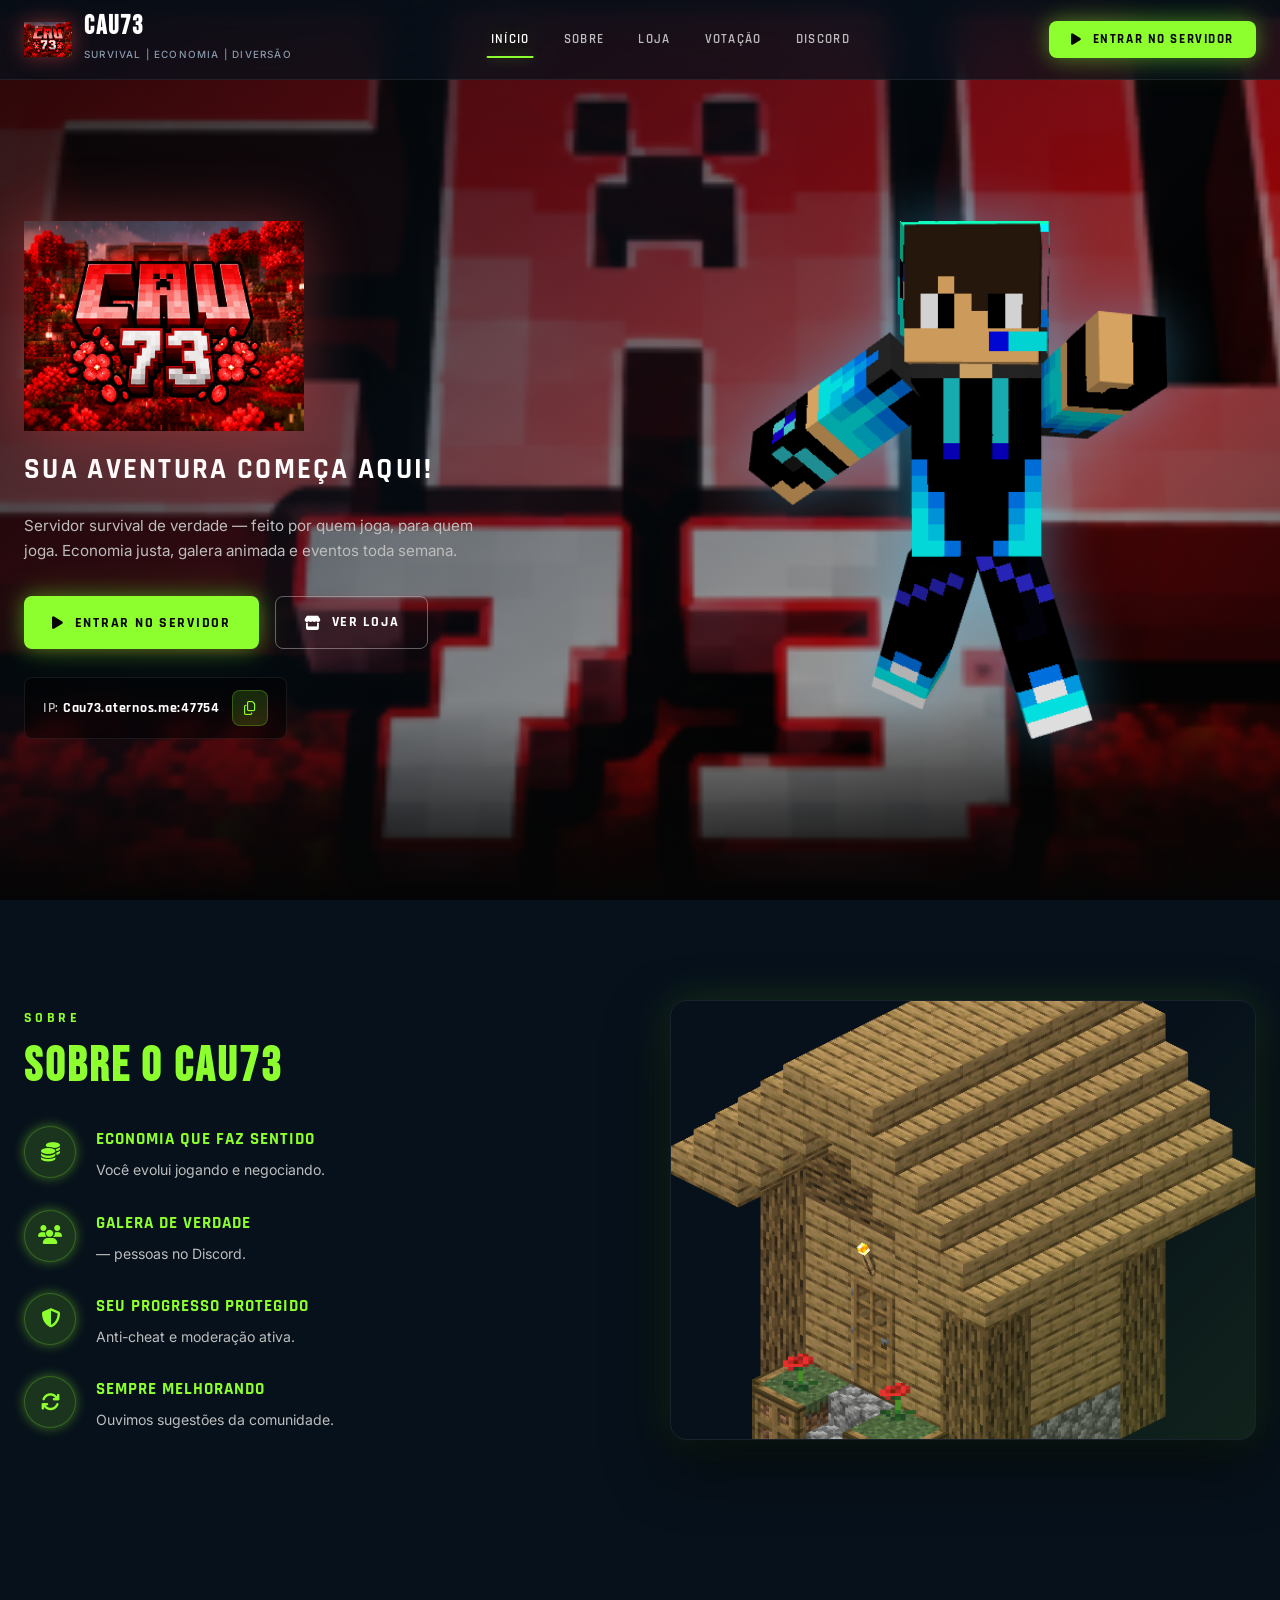
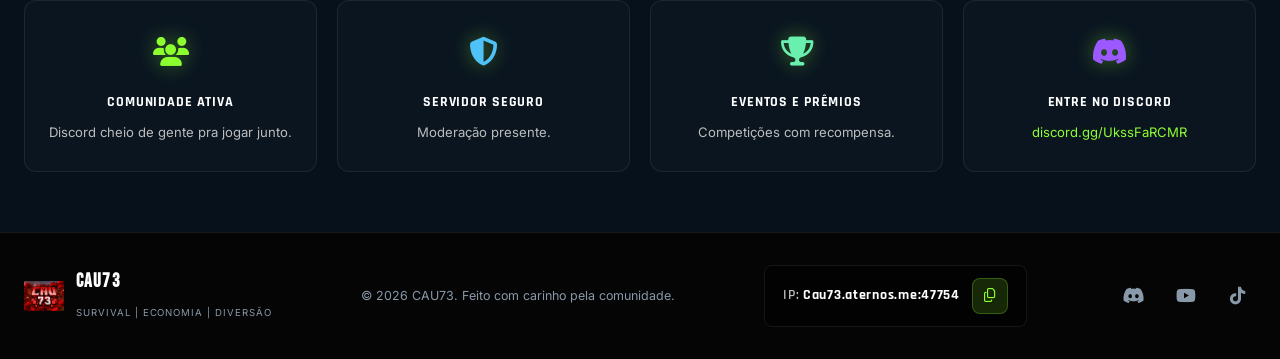
<file: site/index.html>
<!DOCTYPE html>
<html lang="pt-BR">
<head>
  <meta charset="UTF-8">
  <meta name="viewport" content="width=device-width, initial-scale=1.0">
  <title>CAU73 — Survival | Minecraft</title>
  <meta name="description" content="CAU73 — Servidor Minecraft Survival feito por jogadores.">
  <link rel="icon" href="assets/logo.png" type="image/png">
  <link rel="stylesheet" href="https://cdnjs.cloudflare.com/ajax/libs/font-awesome/6.5.1/css/all.min.css">
  <link rel="stylesheet" href="https://unpkg.com/aos@2.3.1/dist/aos.css">
  <link rel="stylesheet" href="style.css">
</head>
<body>
  <div class="page-loader"><div class="loader-logo">CAU73</div></div>
  <div class="particles"></div>

  <nav class="navbar">
    <div class="navbar-inner">
      <a href="index.html" class="navbar-brand">
        <img src="assets/logo.png" alt="CAU73" class="brand-logo">
        <div class="brand-text"><h1>CAU73</h1><span>Survival | Economia | Diversão</span></div>
      </a>
      <div class="navbar-menu">
        <a href="index.html" class="active">Início</a>
        <a href="sobre.html">Sobre</a>
        <a href="loja.html">Loja</a>
        <a href="votacao.html">Votação</a>
        <a href="discord.html">Discord</a>
      </div>
      <div class="navbar-actions">
        <button class="btn btn-primary btn-nav" data-play><i class="fa-solid fa-play"></i> Entrar no Servidor</button>
      </div>
      <button class="hamburger" aria-label="Menu"><span></span><span></span><span></span></button>
    </div>
  </nav>

  <div class="mobile-menu">
    <a href="index.html" class="active">Início</a>
    <a href="sobre.html">Sobre</a>
    <a href="loja.html">Loja</a>
    <a href="votacao.html">Votação</a>
    <a href="discord.html">Discord</a>
    <button class="btn btn-primary" data-play style="margin-top:20px"><i class="fa-solid fa-play"></i> Entrar no Servidor</button>
  </div>

  <section class="hero">
    <div class="hero-bg hero-bg-banner"></div>
    <div class="hero-overlay"></div>
    <div class="hero-overlay-bottom"></div>
    <div class="hero-content">
      <div class="hero-text" data-aos="fade-right">
        <img src="assets/logo.png" alt="CAU73" class="hero-logo">
        <h2 class="hero-subtitle">Sua aventura começa aqui!</h2>
        <p class="hero-desc">Servidor survival de verdade — feito por quem joga, para quem joga. Economia justa, galera animada e eventos toda semana.</p>
        <div class="hero-buttons">
          <button class="btn btn-primary" data-play><i class="fa-solid fa-play"></i> Entrar no Servidor</button>
          <a href="loja.html" class="btn btn-outline"><i class="fa-solid fa-store"></i> Ver Loja</a>
        </div>
        <div class="ip-box">
          <span>IP: <strong class="server-address">cau73.aternos.me:47754</strong></span>
          <button class="ip-copy" aria-label="Copiar IP"><i class="fa-regular fa-copy"></i></button>
        </div>
      </div>
      <div class="hero-visual" data-aos="fade-left">
        <div class="hero-glow-ring"></div>
        <img src="assets/file.png" alt="Personagem Minecraft" class="hero-character">
      </div>
    </div>
  </section>

  <section class="section-padding bg-dark-blue" id="sobre">
    <div class="container">
      <div class="sobre-grid">
        <div data-aos="fade-right">
          <p class="section-label">Sobre</p>
          <h2 class="section-title text-green">Sobre o CAU73</h2>
          <div class="feature-list" style="margin-top:32px">
            <div class="feature-item"><div class="feature-icon"><i class="fa-solid fa-coins"></i></div><div><h4>Economia que faz sentido</h4><p>Você evolui jogando e negociando.</p></div></div>
            <div class="feature-item"><div class="feature-icon"><i class="fa-solid fa-users"></i></div><div><h4>Galera de verdade</h4><p><span data-live="discord-members">—</span> pessoas no Discord.</p></div></div>
            <div class="feature-item"><div class="feature-icon"><i class="fa-solid fa-shield-halved"></i></div><div><h4>Seu progresso protegido</h4><p>Anti-cheat e moderação ativa.</p></div></div>
            <div class="feature-item"><div class="feature-icon"><i class="fa-solid fa-arrows-rotate"></i></div><div><h4>Sempre melhorando</h4><p>Ouvimos sugestões da comunidade.</p></div></div>
          </div>
        </div>
        <div class="sobre-image" data-aos="fade-left">
<img src="assets/vila.png" alt="Vila Minecraft" class="village-image">
          </div>
        </div>
      </div>
    </div>
  </section>

  <section class="bg-dark-blue">
    <div class="container">
      <div class="features-bar">
        <div class="feature-bar-card" data-aos="fade-up"><div class="feature-bar-icon icon-green"><i class="fa-solid fa-users"></i></div><h4>Comunidade Ativa</h4><p>Discord cheio de gente pra jogar junto.</p></div>
        <div class="feature-bar-card" data-aos="fade-up" data-aos-delay="100"><div class="feature-bar-icon icon-cyan"><i class="fa-solid fa-shield-halved"></i></div><h4>Servidor Seguro</h4><p>Moderação presente.</p></div>
        <div class="feature-bar-card" data-aos="fade-up" data-aos-delay="200"><div class="feature-bar-icon icon-mint"><i class="fa-solid fa-trophy"></i></div><h4>Eventos e Prêmios</h4><p>Competições com recompensa.</p></div>
        <div class="feature-bar-card" data-aos="fade-up" data-aos-delay="300"><div class="feature-bar-icon icon-purple"><i class="fa-brands fa-discord"></i></div><h4>Entre no Discord</h4><p><a href="https://discord.gg/UkssFaRCMR" target="_blank" style="color:var(--neon-green)">discord.gg/UkssFaRCMR</a></p></div>
      </div>
    </div>
  </section>

  <footer class="footer">
    <div class="container">
      <div class="footer-inner">
        <div class="footer-brand">
          <img src="assets/logo.png" alt="CAU73" class="brand-logo">
          <div><h3>CAU73</h3><span>Survival | Economia | Diversão</span></div>
        </div>
        <p class="footer-copy">© 2026 CAU73. Feito com carinho pela comunidade.</p>
        <div class="ip-box"><span>IP: <strong class="server-address">cau73.aternos.me:47754</strong></span><button class="ip-copy"><i class="fa-regular fa-copy"></i></button></div>
              <div class="footer-social">
          <a href="https://discord.gg/UkssFaRCMR" target="_blank" class="discord"><i class="fa-brands fa-discord"></i></a>
          <a href="https://www.youtube.com/@RawaRibeiro" target="_blank"><i class="fa-brands fa-youtube"></i></a>
          <a href="https://www.tiktok.com/@cau73574?_r=1&_t=ZS-96dOufr50Ou" target="_blank"><i class="fa-brands fa-tiktok"></i></a>
        </div>
      </div>
    </div>
  </footer>

  <script src="https://unpkg.com/aos@2.3.1/dist/aos.js"></script>
  <script src="script.js"></script>
</body>
</html>
</file>
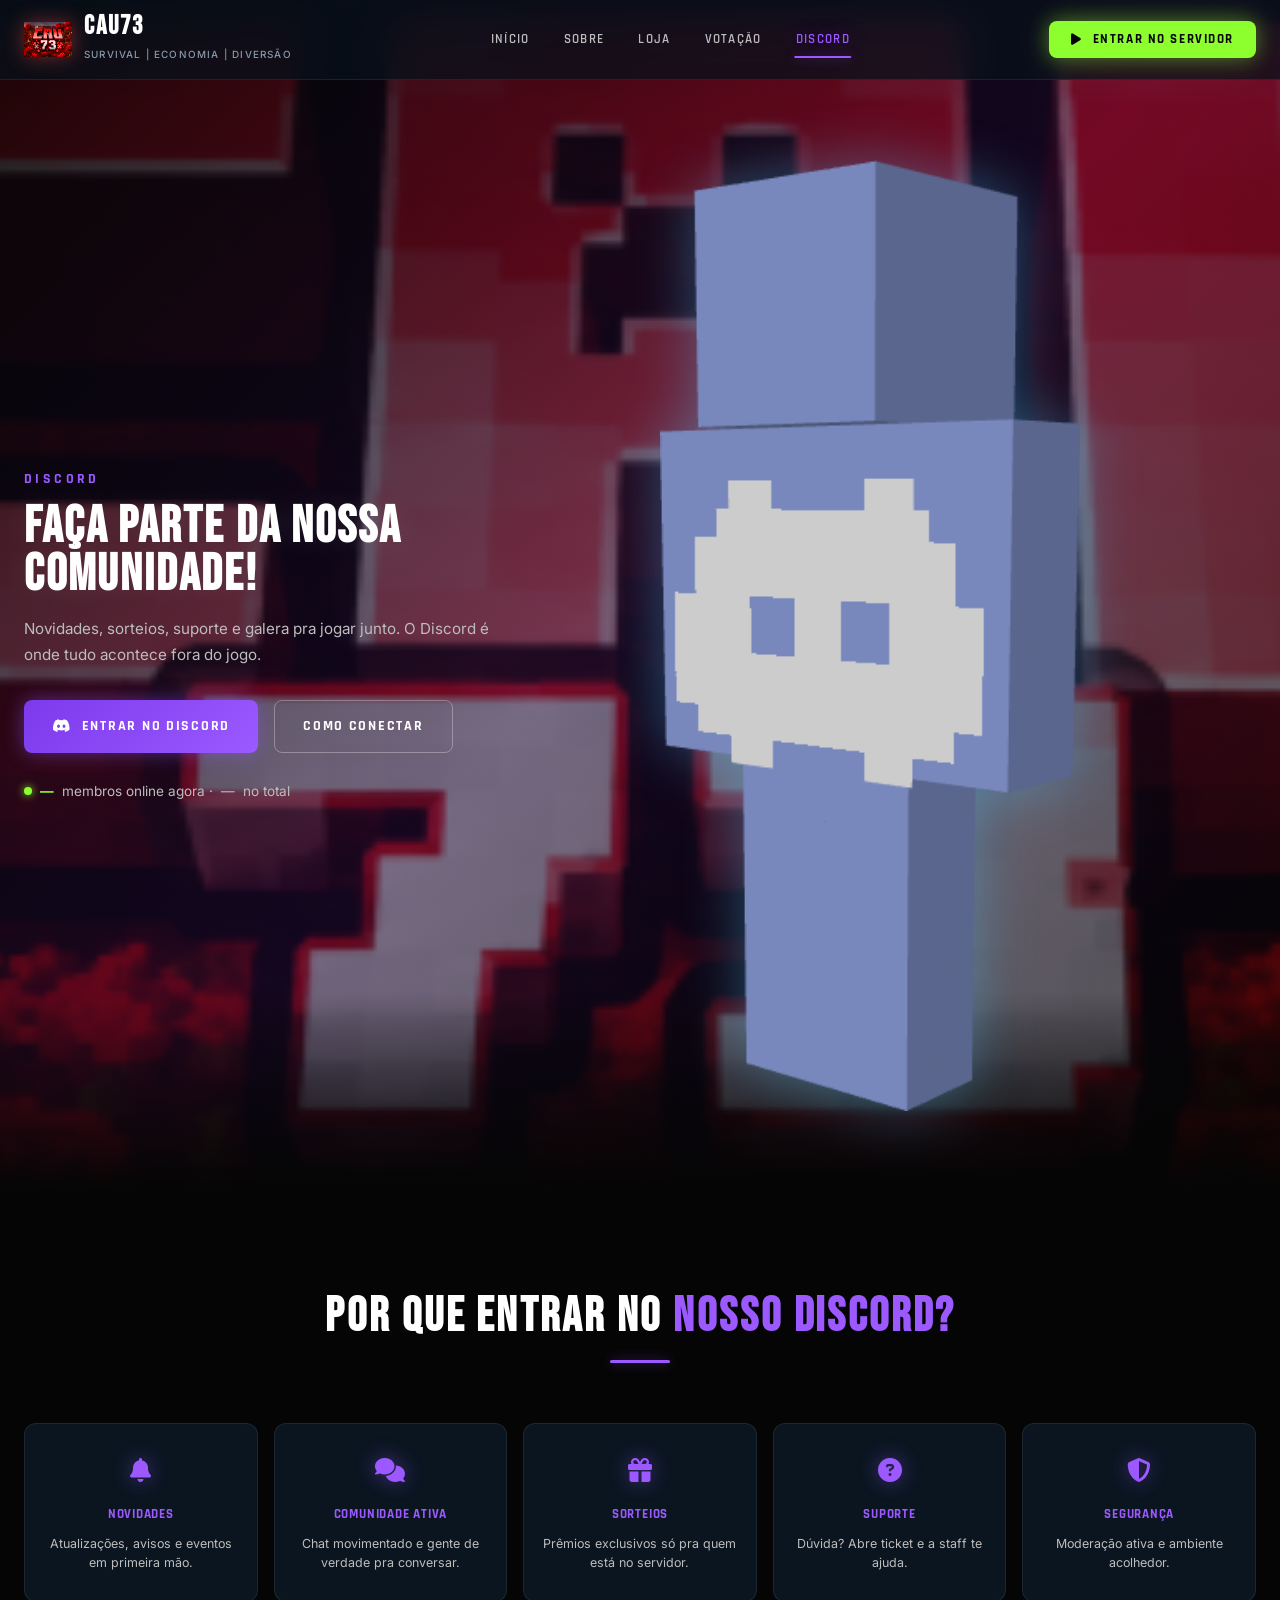
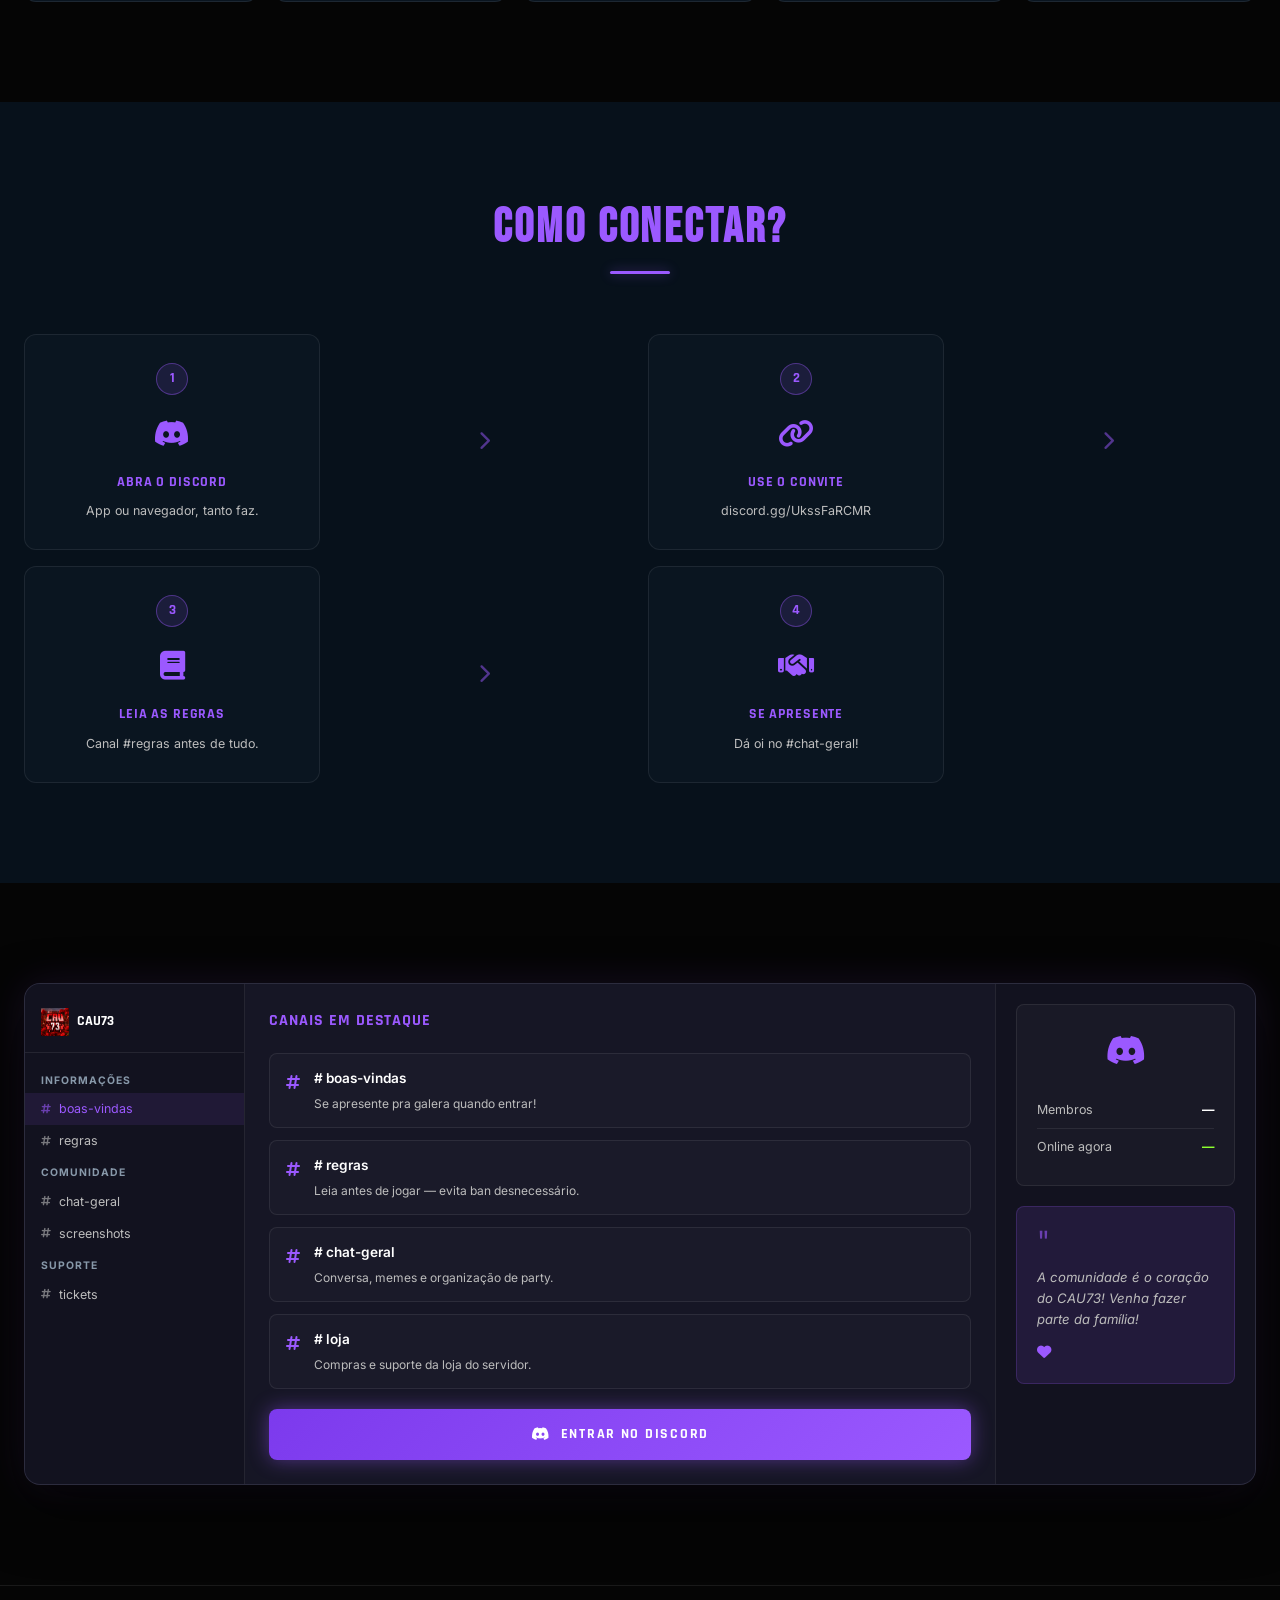
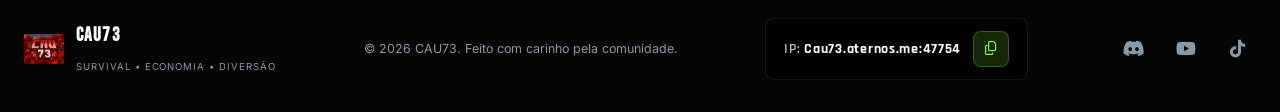
<file: site/discord.html>
<!DOCTYPE html>
<html lang="pt-BR">
<head>
  <meta charset="UTF-8">
  <meta name="viewport" content="width=device-width, initial-scale=1.0">
  <title>Discord — CAU73</title>
  <link rel="icon" href="https://cau73-portf.netlify.app/assets/imagem_1779219067691-g2UWZOSA.png" type="image/png">
  <link rel="stylesheet" href="https://cdnjs.cloudflare.com/ajax/libs/font-awesome/6.5.1/css/all.min.css">
  <link rel="stylesheet" href="https://unpkg.com/aos@2.3.1/dist/aos.css">
  <link rel="stylesheet" href="style.css">
</head>
<body>
  <div class="page-loader"><div class="loader-logo">CAU73</div></div>
  <div class="particles"></div>

  <nav class="navbar">
    <div class="navbar-inner">
      <a href="index.html" class="navbar-brand">
        <img src="assets/logo.png" alt="CAU73" class="brand-logo">
        <div class="brand-text"><h1>CAU73</h1><span>Survival | Economia | Diversão</span></div>
      </a>
      <div class="navbar-menu">
        <a href="index.html">Início</a>
        <a href="sobre.html">Sobre</a>
        <a href="loja.html">Loja</a>
        <a href="votacao.html">Votação</a>
        <a href="discord.html" class="active active-purple">Discord</a>
      </div>
      <div class="navbar-actions">
        <button class="btn btn-primary btn-nav" data-play><i class="fa-solid fa-play"></i> Entrar no Servidor</button>
      </div>
      <button class="hamburger" aria-label="Menu"><span></span><span></span><span></span></button>
    </div>
  </nav>

  <div class="mobile-menu">
    <a href="index.html">Início</a>
    <a href="sobre.html">Sobre</a>
    <a href="loja.html">Loja</a>
    <a href="votacao.html">Votação</a>
    <a href="discord.html" class="active">Discord</a>
  </div>

  <section class="page-hero discord-hero">
    <div class="hero-bg hero-bg-banner"></div>
    <div class="hero-overlay"></div>
    <div class="hero-overlay-bottom"></div>
    <div class="page-hero-content split">
      <div data-aos="fade-right">
        <p class="section-label purple">Discord</p>
        <h1 class="display-title" style="font-size:clamp(2rem,4vw,3.2rem)">Faça parte da nossa comunidade!</h1>
        <p class="hero-desc">Novidades, sorteios, suporte e galera pra jogar junto. O Discord é onde tudo acontece fora do jogo.</p>
        <div class="hero-buttons">
          <a href="https://discord.gg/UkssFaRCMR" target="_blank" class="btn btn-purple"><i class="fa-brands fa-discord"></i> Entrar no Discord</a>
          <a href="#como-conectar" class="btn btn-outline-purple">Como Conectar</a>
        </div>
        <p class="members-status"><span class="status-dot"></span> <strong data-live="discord-online">—</strong> membros online agora · <span data-live="discord-members">—</span> no total</p>
      </div>
      <div data-aos="fade-left">
        <img src="assets/qew.png" alt="Personagem Discord" class="hero-character">
      </div>
    </div>
  </section>

  <section class="section-padding bg-dark">
    <div class="container">
      <div class="section-header" data-aos="fade-up">
        <h2 class="section-title">Por que entrar no <span class="text-purple">nosso Discord?</span></h2>
        <div class="section-divider purple"></div>
      </div>
      <div class="discord-features-grid">
        <div class="discord-feature-card" data-aos="fade-up"><div class="icon"><i class="fa-solid fa-bell"></i></div><h4>Novidades</h4><p>Atualizações, avisos e eventos em primeira mão.</p></div>
        <div class="discord-feature-card" data-aos="fade-up" data-aos-delay="100"><div class="icon"><i class="fa-solid fa-comments"></i></div><h4>Comunidade Ativa</h4><p>Chat movimentado e gente de verdade pra conversar.</p></div>
        <div class="discord-feature-card" data-aos="fade-up" data-aos-delay="200"><div class="icon"><i class="fa-solid fa-gift"></i></div><h4>Sorteios</h4><p>Prêmios exclusivos só pra quem está no servidor.</p></div>
        <div class="discord-feature-card" data-aos="fade-up" data-aos-delay="300"><div class="icon"><i class="fa-solid fa-circle-question"></i></div><h4>Suporte</h4><p>Dúvida? Abre ticket e a staff te ajuda.</p></div>
        <div class="discord-feature-card" data-aos="fade-up" data-aos-delay="400"><div class="icon"><i class="fa-solid fa-shield-halved"></i></div><h4>Segurança</h4><p>Moderação ativa e ambiente acolhedor.</p></div>
      </div>
    </div>
  </section>

  <section class="section-padding bg-dark-blue" id="como-conectar">
    <div class="container">
      <div class="section-header" data-aos="fade-up">
        <h2 class="section-title text-purple">Como conectar?</h2>
        <div class="section-divider purple"></div>
      </div>
      <div class="steps-grid">
        <div class="step-card" data-aos="fade-up"><div class="step-number">1</div><div class="step-icon"><i class="fa-brands fa-discord"></i></div><h4>Abra o Discord</h4><p>App ou navegador, tanto faz.</p></div>
        <div class="step-arrow"><i class="fa-solid fa-chevron-right"></i></div>
        <div class="step-card" data-aos="fade-up"><div class="step-number">2</div><div class="step-icon"><i class="fa-solid fa-link"></i></div><h4>Use o convite</h4><p>discord.gg/UkssFaRCMR</p></div>
        <div class="step-arrow"><i class="fa-solid fa-chevron-right"></i></div>
        <div class="step-card" data-aos="fade-up"><div class="step-number">3</div><div class="step-icon"><i class="fa-solid fa-book"></i></div><h4>Leia as regras</h4><p>Canal #regras antes de tudo.</p></div>
        <div class="step-arrow"><i class="fa-solid fa-chevron-right"></i></div>
        <div class="step-card" data-aos="fade-up"><div class="step-number">4</div><div class="step-icon"><i class="fa-solid fa-handshake"></i></div><h4>Se apresente</h4><p>Dá oi no #chat-geral!</p></div>
      </div>
    </div>
  </section>

  <section class="section-padding bg-dark">
    <div class="container" data-aos="fade-up">
      <div class="discord-mockup">
        <div class="discord-mockup-inner">
          <aside class="discord-sidebar">
            <div class="discord-server-name"><img src="assets/logo.png" alt=""> CAU73</div>
            <p class="discord-category">Informações</p>
            <div class="discord-channel active"><i class="fa-solid fa-hashtag"></i> boas-vindas</div>
            <div class="discord-channel"><i class="fa-solid fa-hashtag"></i> regras</div>
            <p class="discord-category">Comunidade</p>
            <div class="discord-channel"><i class="fa-solid fa-hashtag"></i> chat-geral</div>
            <div class="discord-channel"><i class="fa-solid fa-hashtag"></i> screenshots</div>
            <p class="discord-category">Suporte</p>
            <div class="discord-channel"><i class="fa-solid fa-hashtag"></i> tickets</div>
          </aside>
          <main class="discord-main">
            <h3>Canais em destaque</h3>
            <div class="discord-channel-list">
              <div class="discord-channel-item"><span class="ch-icon"><i class="fa-solid fa-hashtag"></i></span><div><h5># boas-vindas</h5><p>Se apresente pra galera quando entrar!</p></div></div>
              <div class="discord-channel-item"><span class="ch-icon"><i class="fa-solid fa-hashtag"></i></span><div><h5># regras</h5><p>Leia antes de jogar — evita ban desnecessário.</p></div></div>
              <div class="discord-channel-item"><span class="ch-icon"><i class="fa-solid fa-hashtag"></i></span><div><h5># chat-geral</h5><p>Conversa, memes e organização de party.</p></div></div>
              <div class="discord-channel-item"><span class="ch-icon"><i class="fa-solid fa-hashtag"></i></span><div><h5># loja</h5><p>Compras e suporte da loja do servidor.</p></div></div>
            </div>
            <div class="discord-mockup-cta">
              <a href="https://discord.gg/UkssFaRCMR" target="_blank" class="btn btn-purple" style="width:100%"><i class="fa-brands fa-discord"></i> Entrar no Discord</a>
            </div>
          </main>
          <aside class="discord-stats-panel">
            <div class="discord-stat-card">
              <div class="discord-logo"><i class="fa-brands fa-discord"></i></div>
              <div class="discord-stat-row"><span>Membros</span><strong data-live="discord-members">—</strong></div>
              <div class="discord-stat-row"><span>Online agora</span><strong class="online" data-live="discord-online">—</strong></div>
            </div>
            <div class="discord-quote">
              <div class="quote-mark">"</div>
              <p>A comunidade é o coração do CAU73! Venha fazer parte da família!</p>
              <div class="heart"><i class="fa-solid fa-heart"></i></div>
            </div>
          </aside>
        </div>
      </div>
    </div>
  </section>

  <footer class="footer">
    <div class="container">
      <div class="footer-inner">
        <div class="footer-brand"><img src="assets/logo.png" alt="CAU73" class="brand-logo"><div><h3>CAU73</h3><span>Survival • Economia • Diversão</span></div></div>
        <p class="footer-copy">© 2026 CAU73. Feito com carinho pela comunidade.</p>
        <div class="ip-box"><span>IP: <strong class="server-address">cau73.aternos.me:47754</strong></span><button class="ip-copy"><i class="fa-regular fa-copy"></i></button></div>
        <div class="footer-social">
          <a href="https://discord.gg/UkssFaRCMR" target="_blank" class="discord"><i class="fa-brands fa-discord"></i></a>
          <a href="https://www.youtube.com/@RawaRibeiro" target="_blank"><i class="fa-brands fa-youtube"></i></a>
                    <a href="https://www.tiktok.com/@cau73574?_r=1&_t=ZS-96dOufr50Ou"><i class="fa-brands fa-tiktok"></i></a>
        </div>
      </div>
    </div>
  </footer>

  <script src="https://unpkg.com/aos@2.3.1/dist/aos.js"></script>
  <script src="script.js"></script>
</body>
</html>
</file>
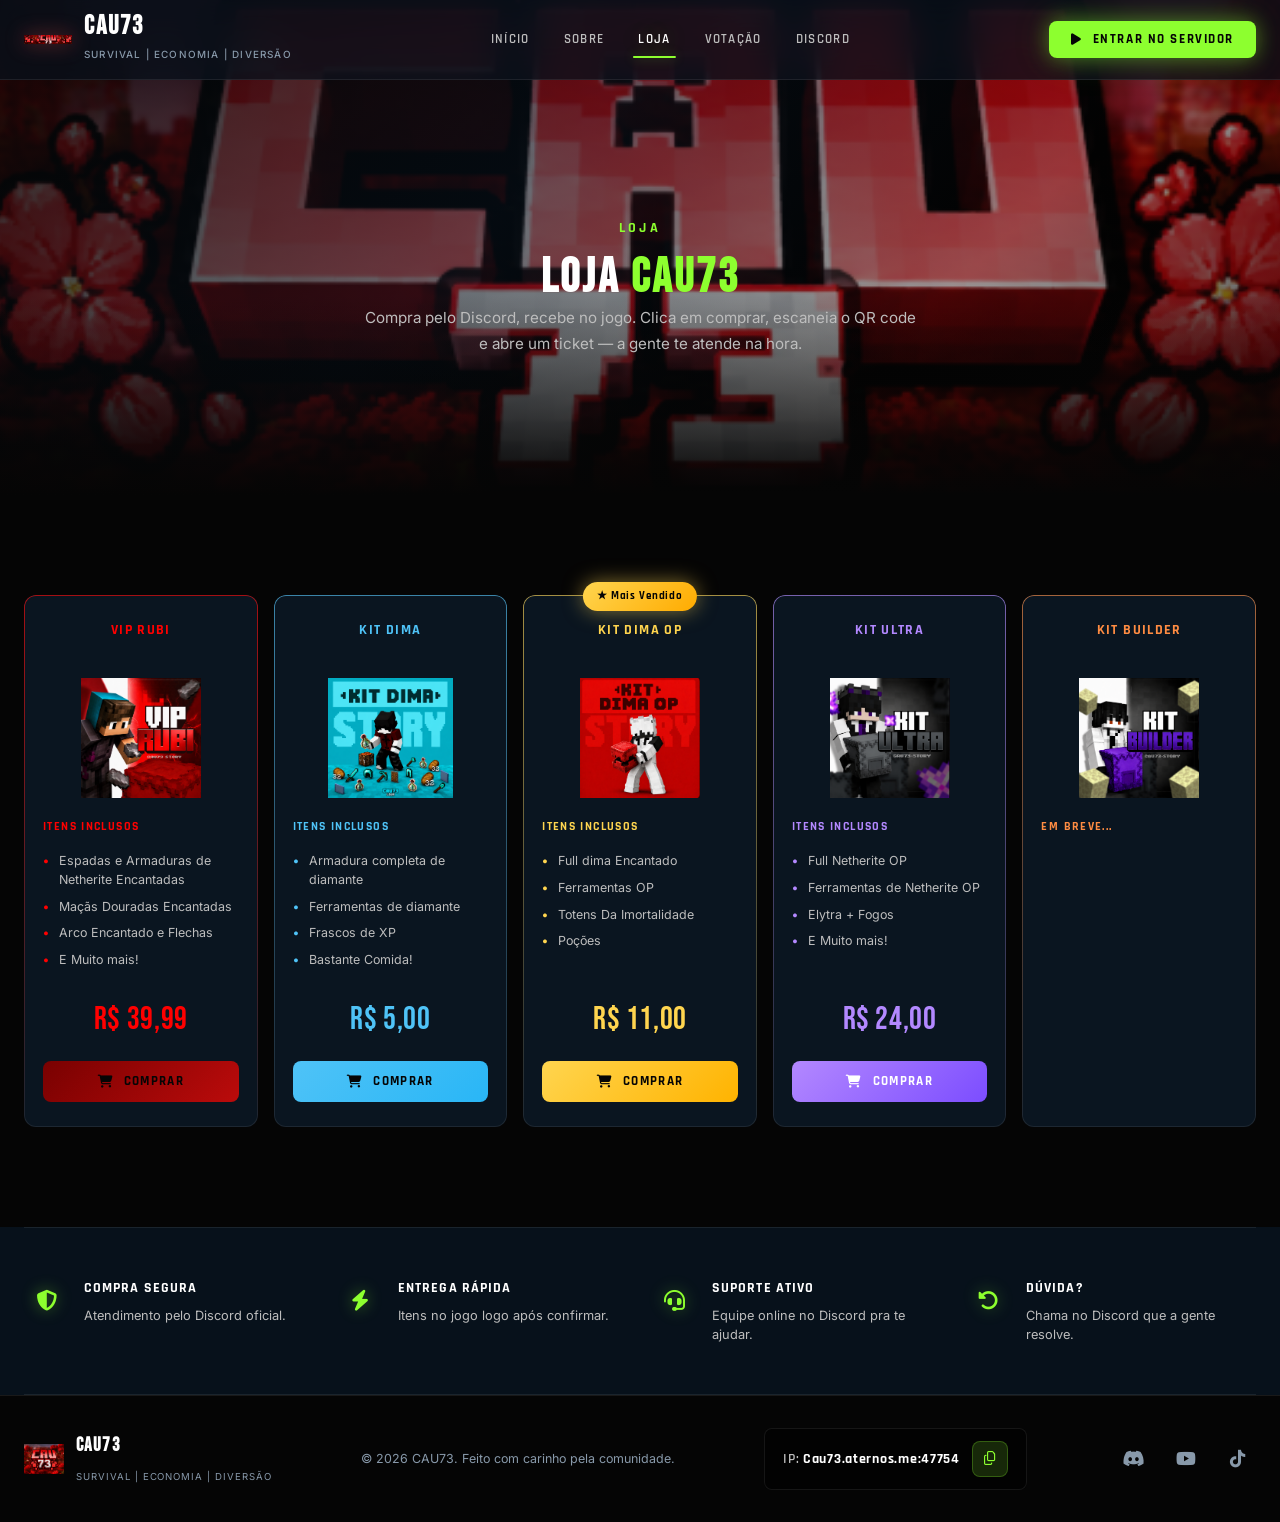
<file: site/loja.html>
<!DOCTYPE html>
<html lang="pt-BR">
<head>
  <meta charset="UTF-8">
  <meta name="viewport" content="width=device-width, initial-scale=1.0">
  <title>Loja | CAU73</title>
  <link rel="icon" href="assets/logo.png" type="image/png">
  <link rel="stylesheet" href="https://cdnjs.cloudflare.com/ajax/libs/font-awesome/6.5.1/css/all.min.css">
  <link rel="stylesheet" href="https://unpkg.com/aos@2.3.1/dist/aos.css">
  <link rel="stylesheet" href="style.css">
</head>
<body>
  <div class="page-loader"><div class="loader-logo">CAU73</div></div>
  <div class="particles"></div>

  <nav class="navbar">
    <div class="navbar-inner">
      <a href="index.html" class="navbar-brand">
        <img src="assets/logo2.png" alt="CAU73" class="brand-logo">
        <div class="brand-text"><h1>CAU73</h1><span>Survival | Economia | Diversão</span></div>
      </a>
      <div class="navbar-menu">
        <a href="index.html">Início</a>
        <a href="sobre.html">Sobre</a>
        <a href="loja.html" class="active">Loja</a>
        <a href="votacao.html">Votação</a>
        <a href="discord.html">Discord</a>
      </div>
      <div class="navbar-actions">
        <button class="btn btn-primary btn-nav" data-play><i class="fa-solid fa-play"></i> Entrar no Servidor</button>
      </div>
      <button class="hamburger" aria-label="Menu"><span></span><span></span><span></span></button>
    </div>
  </nav>

  <div class="mobile-menu">
    <a href="index.html">Início</a>
    <a href="sobre.html">Sobre</a>
    <a href="loja.html" class="active">Loja</a>
    <a href="votacao.html">Votação</a>
    <a href="discord.html">Discord</a>
  </div>

  <section class="page-hero compact">
    <div class="hero-bg hero-bg-banner"></div>
    <div class="hero-overlay"></div>
    <div class="hero-overlay-bottom"></div>
    <div class="page-hero-content centered" data-aos="fade-up">
      <p class="section-label">Loja</p>
      <h1 class="section-title">Loja <span class="text-green">CAU73</span></h1>
      <p class="hero-desc" style="margin:0 auto;max-width:560px;text-align:center">Compra pelo Discord, recebe no jogo. Clica em comprar, escaneia o QR code e abre um ticket — a gente te atende na hora.</p>
    </div>
  </section>

 <section class="section-padding bg-dark">
  <div class="container">
    <div class="kits-grid">
      
      <!-- VIP RUBI -->
      <div class="kit-card kit-green" data-aos="fade-up">
        <h3 class="kit-name">Vip Rubi</h3>
        <!-- Trocado aqui: Insira o nome da imagem do Vip Rubi -->
        <div class="kit-image-container">
          <img src="assets/img/vip-rubi.png" alt="Vip Rubi" class="kit-icon">
        </div>
        <p class="kit-items-title">Itens Inclusos</p>
        <ul class="kit-items">
          <li>Espadas e Armaduras de Netherite Encantadas</li>
          <li>Maçãs Douradas Encantadas</li>
          <li>Arco Encantado e Flechas</li>
          <li>E Muito mais!</li>
        </ul>
        <div class="kit-price">R$ 39,99</div>
        <button class="btn btn-kit btn-kit-green" data-buy="Pacote Vip Rubi" data-price="R$ 39,99"><i class="fa-solid fa-cart-shopping"></i> Comprar</button>
      </div>

      <!-- INTERMEDIÁRIO -->
      <div class="kit-card kit-blue" data-aos="fade-up" data-aos-delay="100">
        <h3 class="kit-name">Kit Dima</h3>
        <!-- Trocado aqui: Insira o nome da imagem do Kit Intermediário -->
        <div class="kit-image-container">
          <img src="assets//img/file_000000006ab871f9a31a313f795fcfd4.png" alt="Kit Dima" class="kit-icon">
        </div>
        <p class="kit-items-title">Itens Inclusos</p>
        <ul class="kit-items">
          <li>Armadura completa de diamante</li>
          <li>Ferramentas de diamante</li>
          <li>Frascos de XP</li>
          <li>Bastante Comida!</li>
        </ul>
        <div class="kit-price">R$ 5,00</div>
        <button class="btn btn-kit btn-kit-blue" data-buy="Pacote Intermediário" data-price="R$ 5,00"><i class="fa-solid fa-cart-shopping"></i> Comprar</button>
      </div>

      <!-- AVANÇADO -->
      <div class="kit-card kit-gold featured" data-aos="fade-up" data-aos-delay="200">
        <span class="kit-badge">★ Mais Vendido</span>
        <h3 class="kit-name">Kit Dima OP</h3>
        <!-- Trocado aqui: Insira o nome da imagem do Kit Avançado -->
        <div class="kit-image-container">
          <img src="assets//img/file_00000000f524720e91f08c9c839f7b5f.png" alt="Kit Dima OP" class="kit-icon">
        </div>
        <p class="kit-items-title">Itens Inclusos</p>
        <ul class="kit-items">
          <li>Full dima Encantado</li>
          <li>Ferramentas OP</li>
          <li>Totens Da Imortalidade</li>
          <li>Poções</li>
        </ul>
        <div class="kit-price">R$ 11,00</div>
        <button class="btn btn-kit btn-kit-gold" data-buy="Pacote Avançado" data-price="R$ 11,00"><i class="fa-solid fa-cart-shopping"></i> Comprar</button>
      </div>

      <!-- SUPREMO -->
      <div class="kit-card kit-purple" data-aos="fade-up" data-aos-delay="300">
        <h3 class="kit-name">Kit Ultra</h3>
        <!-- Trocado aqui: Insira o nome da imagem do Kit Supremo -->
        <div class="kit-image-container">
          <img src="assets/img/file_000000004e70720e9641f72e60d7fadf.png" alt="Kit Supremo" class="kit-icon">
        </div>
        <p class="kit-items-title">Itens Inclusos</p>
        <ul class="kit-items">
          <li>Full Netherite OP</li>
          <li>Ferramentas de Netherite OP</li>
          <li>Elytra + Fogos</li>
          <li>E Muito mais!</li>
        </ul>
        <div class="kit-price">R$ 24,00</div>
        <button class="btn btn-kit btn-kit-purple" data-buy="Pacote Supremo" data-price="R$ 24,00"><i class="fa-solid fa-cart-shopping"></i> Comprar</button>
      </div>

      <!-- LENDÁRIO -->
      <div class="kit-card kit-orange" data-aos="fade-up" data-aos-delay="400">
        <h3 class="kit-name">Kit Builder</h3>
        <!-- Trocado aqui: Insira o nome da imagem do Kit Lendário -->
        <div class="kit-image-container">
          <img src="assets/img/qqq.png" alt="Kit Lendário" class="kit-icon">
        </div>
        <p class="kit-items-title">Em Breve...</p>
        <ul class="kit-items">
        </ul>

    </div>
  </div>
</section>
  <section class="bg-dark-blue">
    <div class="container">
      <div class="trust-bar">
        <div class="trust-item" data-aos="fade-up"><div class="trust-icon"><i class="fa-solid fa-shield-halved"></i></div><div><h4>Compra Segura</h4><p>Atendimento pelo Discord oficial.</p></div></div>
        <div class="trust-item" data-aos="fade-up" data-aos-delay="100"><div class="trust-icon"><i class="fa-solid fa-bolt"></i></div><div><h4>Entrega Rápida</h4><p>Itens no jogo logo após confirmar.</p></div></div>
        <div class="trust-item" data-aos="fade-up" data-aos-delay="200"><div class="trust-icon"><i class="fa-solid fa-headset"></i></div><div><h4>Suporte Ativo</h4><p>Equipe online no Discord pra te ajudar.</p></div></div>
        <div class="trust-item" data-aos="fade-up" data-aos-delay="300"><div class="trust-icon"><i class="fa-solid fa-rotate-left"></i></div><div><h4>Dúvida?</h4><p>Chama no Discord que a gente resolve.</p></div></div>
      </div>
    </div>
  </section>

  <footer class="footer">
    <div class="container">
      <div class="footer-inner">
        <div class="footer-brand"><img src="assets/logo.png" alt="CAU73" class="brand-logo"><div><h3>CAU73</h3><span>Survival | Economia | Diversão</span></div></div>
        <p class="footer-copy">© 2026 CAU73. Feito com carinho pela comunidade.</p>
        <div class="ip-box"><span>IP: <strong class="server-address">cau73.aternos.me:47754</strong></span><button class="ip-copy"><i class="fa-regular fa-copy"></i></button></div>
              <div class="footer-social">
          <a href="https://discord.gg/UkssFaRCMR" target="_blank" class="discord"><i class="fa-brands fa-discord"></i></a>
          <a href="https://www.youtube.com/@RawaRibeiro" target="_blank"><i class="fa-brands fa-youtube"></i></a>
                    <a href="https://www.tiktok.com/@caua7343"><i class="fa-brands fa-tiktok"></i></a>
        </div>
      </div>
    </div>
  </footer>

  <div id="buy-modal" class="modal">
    <div class="modal-overlay"></div>
    <div class="modal-box">
      <button class="modal-close"><i class="fa-solid fa-xmark"></i></button>
      <h3 id="modal-kit-name">Item</h3>
      <div class="modal-price" id="modal-kit-price"></div>
      <p>Escaneia o QR code ou clica no botão. Abre um ticket em <strong>#loja</strong> no Discord e fala o que você quer comprar!</p>
      <div class="modal-qr"><img id="qr-code-img" alt="QR Code Discord"></div>
      <a id="modal-discord-link" href="https://discord.gg/UkssFaRCMR" target="_blank" class="btn btn-purple modal-discord-btn"><i class="fa-brands fa-discord"></i> Abrir Discord</a>
    </div>
  </div>

  <script src="https://unpkg.com/aos@2.3.1/dist/aos.js"></script>
  <script src="script.js"></script>
</body>
</html>
</file>
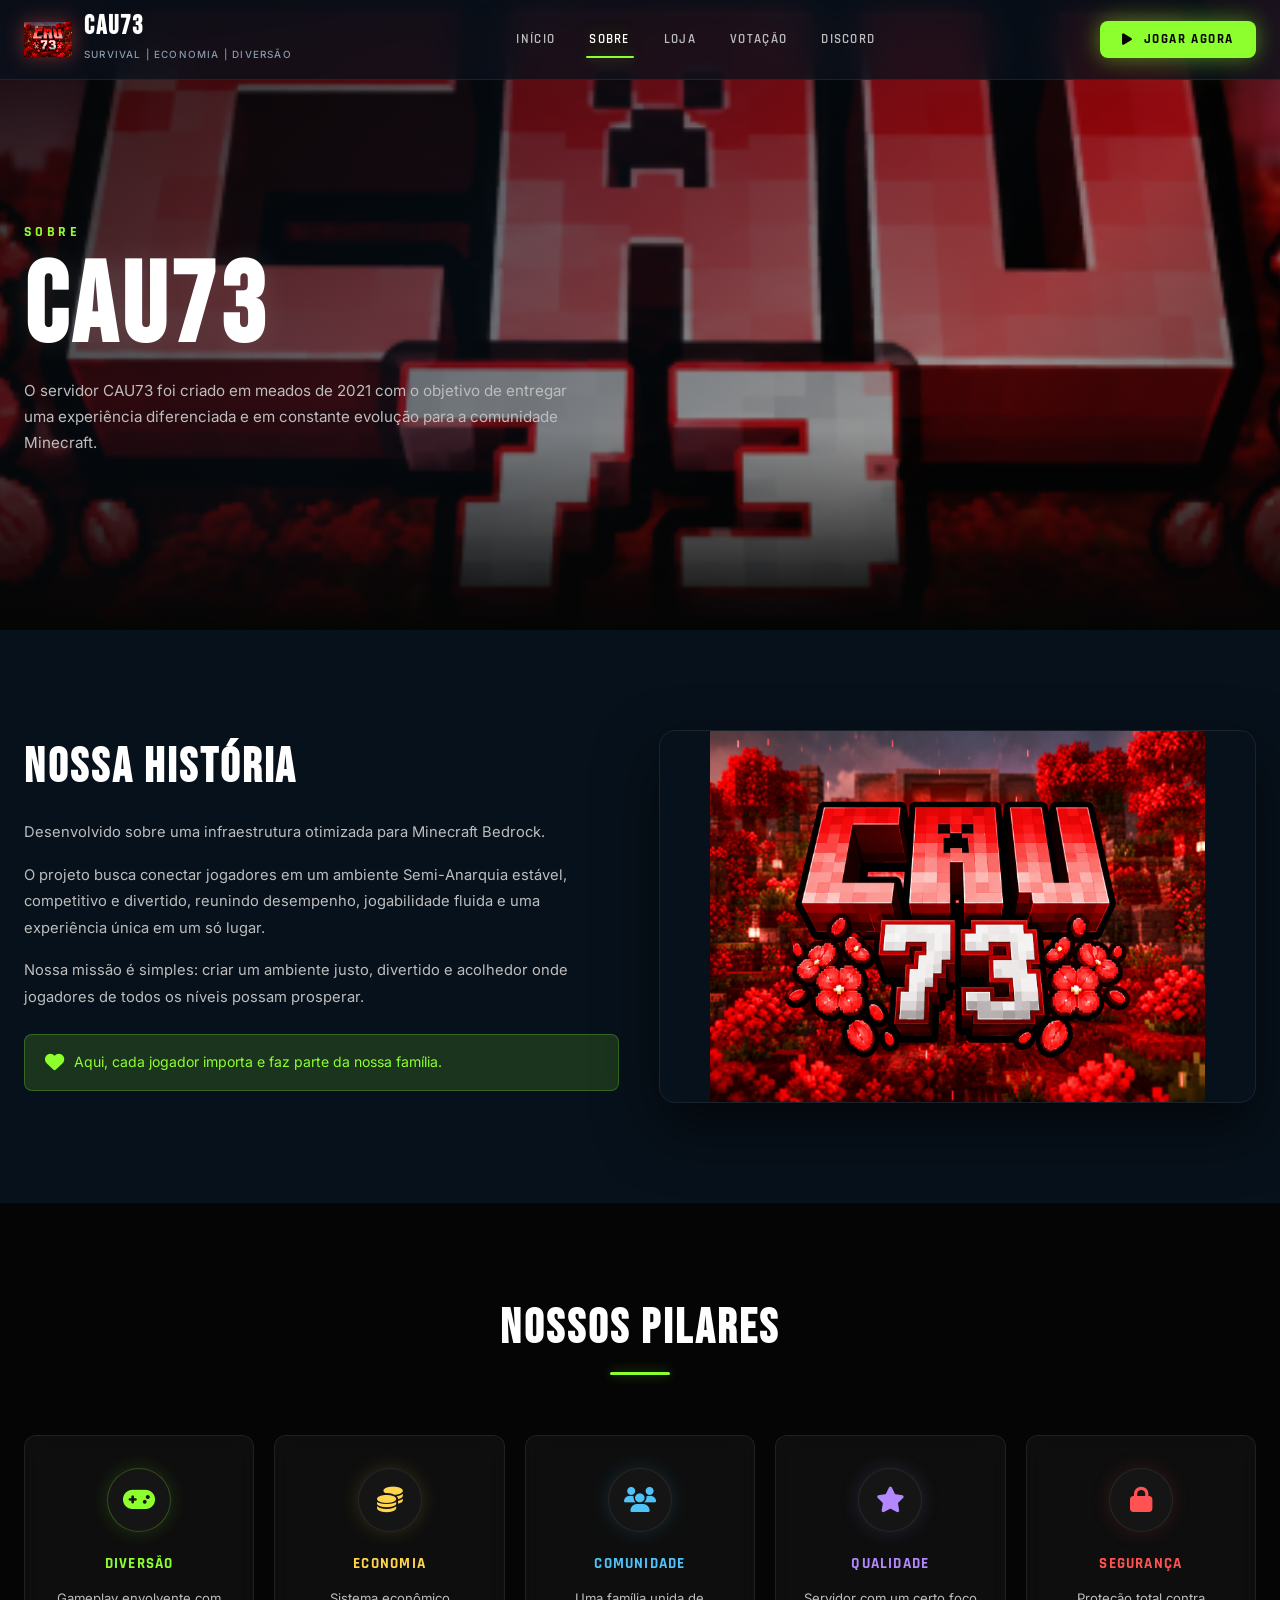
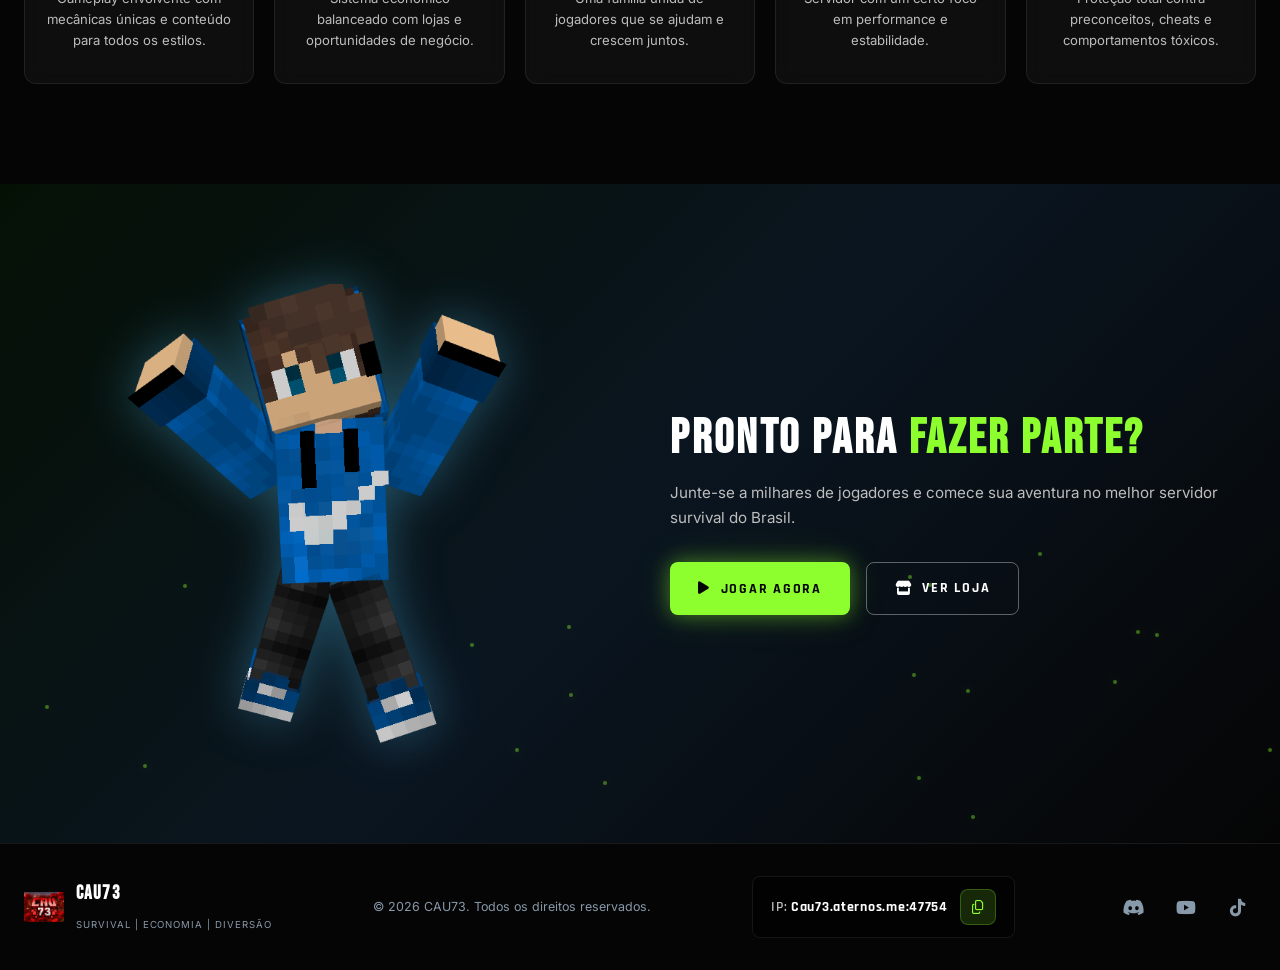
<file: site/sobre.html>
<!DOCTYPE html>
<html lang="pt-BR">
<head>
  <meta charset="UTF-8">
  <meta name="viewport" content="width=device-width, initial-scale=1.0">
  <title>Sobre Nós CAU73 | Minecraft</title>
  <link rel="icon" href="https://cau73-portf.netlify.app/assets/imagem_1779219067691-g2UWZOSA.png" type="image/png">
  <link rel="stylesheet" href="https://cdnjs.cloudflare.com/ajax/libs/font-awesome/6.5.1/css/all.min.css">
  <link rel="stylesheet" href="https://unpkg.com/aos@2.3.1/dist/aos.css">
  <link rel="stylesheet" href="style.css">
</head>
<body>
  <div class="page-loader"><div class="loader-logo">CAU73</div></div>
  <div class="particles"></div>

  <nav class="navbar">
    <div class="navbar-inner">
      <a href="index.html" class="navbar-brand">
        <img src="assets/logo.png" alt="CAU73" class="brand-logo">
        <div class="brand-text"><h1>CAU73</h1><span>Survival | Economia | Diversão</span></div>
      </a>
      <div class="navbar-menu">
        <a href="index.html">Início</a>
        <a href="sobre.html" class="active">Sobre</a>
        <a href="loja.html">Loja</a>
        <a href="votacao.html">Votação</a>
        <a href="discord.html">Discord</a>
      </div>
      <div class="navbar-actions">
        <button class="btn btn-primary btn-nav" data-play><i class="fa-solid fa-play"></i> Jogar Agora</button>
      </div>
      <button class="hamburger" aria-label="Menu"><span></span><span></span><span></span></button>
    </div>
  </nav>

  <div class="mobile-menu">
    <a href="index.html">Início</a>
    <a href="sobre.html" class="active">Sobre</a>
    <a href="loja.html">Loja</a>
    <a href="votacao.html">Votação</a>
    <a href="discord.html">Discord</a>
  </div>

  <section class="page-hero">
    <div class="hero-bg hero-bg-banner"></div>
    <div class="hero-overlay"></div>
    <div class="hero-overlay-bottom"></div>
    <div class="page-hero-content" data-aos="fade-up">
      <p class="section-label">Sobre</p>
      <h1 class="display-title">CAU73</h1>
      <p class="hero-desc" style="max-width:560px">O servidor CAU73 foi criado em meados de 2021 com o objetivo de entregar uma experiência diferenciada e em constante evolução para a comunidade Minecraft.</p>
    </div>
  </section>

<section class="section-padding bg-dark-blue">
  <div class="container">
    <div class="history-grid" style="display: flex; align-items: center; justify-content: space-between; gap: 40px; text-align: left;">
      
      <div data-aos="fade-right" style="flex: 1;">
        <h2 class="section-title">Nossa História</h2>
        <div class="history-text" style="margin-top:24px">
          <p>Desenvolvido sobre uma infraestrutura otimizada para Minecraft Bedrock.</p>
          <p>O projeto busca conectar jogadores em um ambiente Semi-Anarquia estável, competitivo e divertido, reunindo desempenho, jogabilidade fluida e uma experiência única em um só lugar.</p>
          <p>Nossa missão é simples: criar um ambiente justo, divertido e acolhedor onde jogadores de todos os níveis possam prosperar.</p>
          <div class="history-highlight"><i class="fa-solid fa-heart"></i> Aqui, cada jogador importa e faz parte da nossa família.</div>
        </div>
      </div>

      <div class="history-image" data-aos="fade-left" style="flex: 1; display: flex; justify-content: center;">
        <img src="assets/logo.png" alt="Personagem Minecraft CAU73" style="max-width: 100%; height: auto;">
      </div>

    </div>
  </div>
</section>
  <section class="section-padding bg-dark">
    <div class="container">
      <div class="section-header" data-aos="fade-up">
        <h2 class="section-title">Nossos Pilares</h2>
        <div class="section-divider"></div>
      </div>
      <div class="pilares-grid">
        <div class="pilar-card pilar-green" data-aos="fade-up"><div class="pilar-icon"><i class="fa-solid fa-gamepad"></i></div><h4>Diversão</h4><p>Gameplay envolvente com mecânicas únicas e conteúdo para todos os estilos.</p></div>
        <div class="pilar-card pilar-gold" data-aos="fade-up" data-aos-delay="100"><div class="pilar-icon"><i class="fa-solid fa-coins"></i></div><h4>Economia</h4><p>Sistema econômico balanceado com lojas e oportunidades de negócio.</p></div>
        <div class="pilar-card pilar-blue" data-aos="fade-up" data-aos-delay="200"><div class="pilar-icon"><i class="fa-solid fa-users"></i></div><h4>Comunidade</h4><p>Uma família unida de jogadores que se ajudam e crescem juntos.</p></div>
        <div class="pilar-card pilar-purple" data-aos="fade-up" data-aos-delay="300"><div class="pilar-icon"><i class="fa-solid fa-star"></i></div><h4>Qualidade</h4><p>Servidor com um certo foco em performance e estabilidade.</p></div>
        <div class="pilar-card pilar-red" data-aos="fade-up" data-aos-delay="400"><div class="pilar-icon"><i class="fa-solid fa-lock"></i></div><h4>Segurança</h4><p>Proteção total contra preconceitos, cheats e comportamentos tóxicos.</p></div>
      </div>
    </div>
  </section>

  <section class="cta-section">
    <div class="cta-bg"></div>
    <div class="cta-particles"></div>
    <div class="container">
      <div class="cta-grid">
        <div data-aos="fade-right"><img src="assets/hero-character.png" alt="Personagem" class="cta-character"></div>
        <div class="cta-text" data-aos="fade-left">
          <h2 class="section-title">Pronto para <span class="text-green">Fazer Parte?</span></h2>
          <p>Junte-se a milhares de jogadores e comece sua aventura no melhor servidor survival do Brasil.</p>
          <div class="cta-buttons">
            <button class="btn btn-primary" data-play><i class="fa-solid fa-play"></i> Jogar Agora</button>
            <a href="loja.html" class="btn btn-outline"><i class="fa-solid fa-store"></i> Ver Loja</a>
          </div>
        </div>
      </div>
    </div>
  </section>

  <footer class="footer">
    <div class="container">
      <div class="footer-inner">
        <div class="footer-brand"><img src="assets/logo.png" alt="CAU73" class="brand-logo"><div><h3>CAU73</h3><span>Survival | Economia | Diversão</span></div></div>
        <p class="footer-copy">© 2026 CAU73. Todos os direitos reservados.</p>
        <div class="ip-box"><span>IP: <strong class="server-address">cau73.aternos.me:47754</strong></span><button class="ip-copy"><i class="fa-regular fa-copy"></i></button></div>
             <div class="footer-social">
          <a href="https://discord.gg/UkssFaRCMR" target="_blank" class="discord"><i class="fa-brands fa-discord"></i></a>
          <a href="https://www.youtube.com/@RawaRibeiro" target="_blank"><i class="fa-brands fa-youtube"></i></a>
                    <a href="https://www.tiktok.com/@cau73574?_r=1&_t=ZS-96dOufr50Ou"><i class="fa-brands fa-tiktok"></i></a>
        </div>
      </div>
    </div>
  </footer>

  <script src="https://unpkg.com/aos@2.3.1/dist/aos.js"></script>
  <script src="script.js"></script>
</body>
</html>
</file>
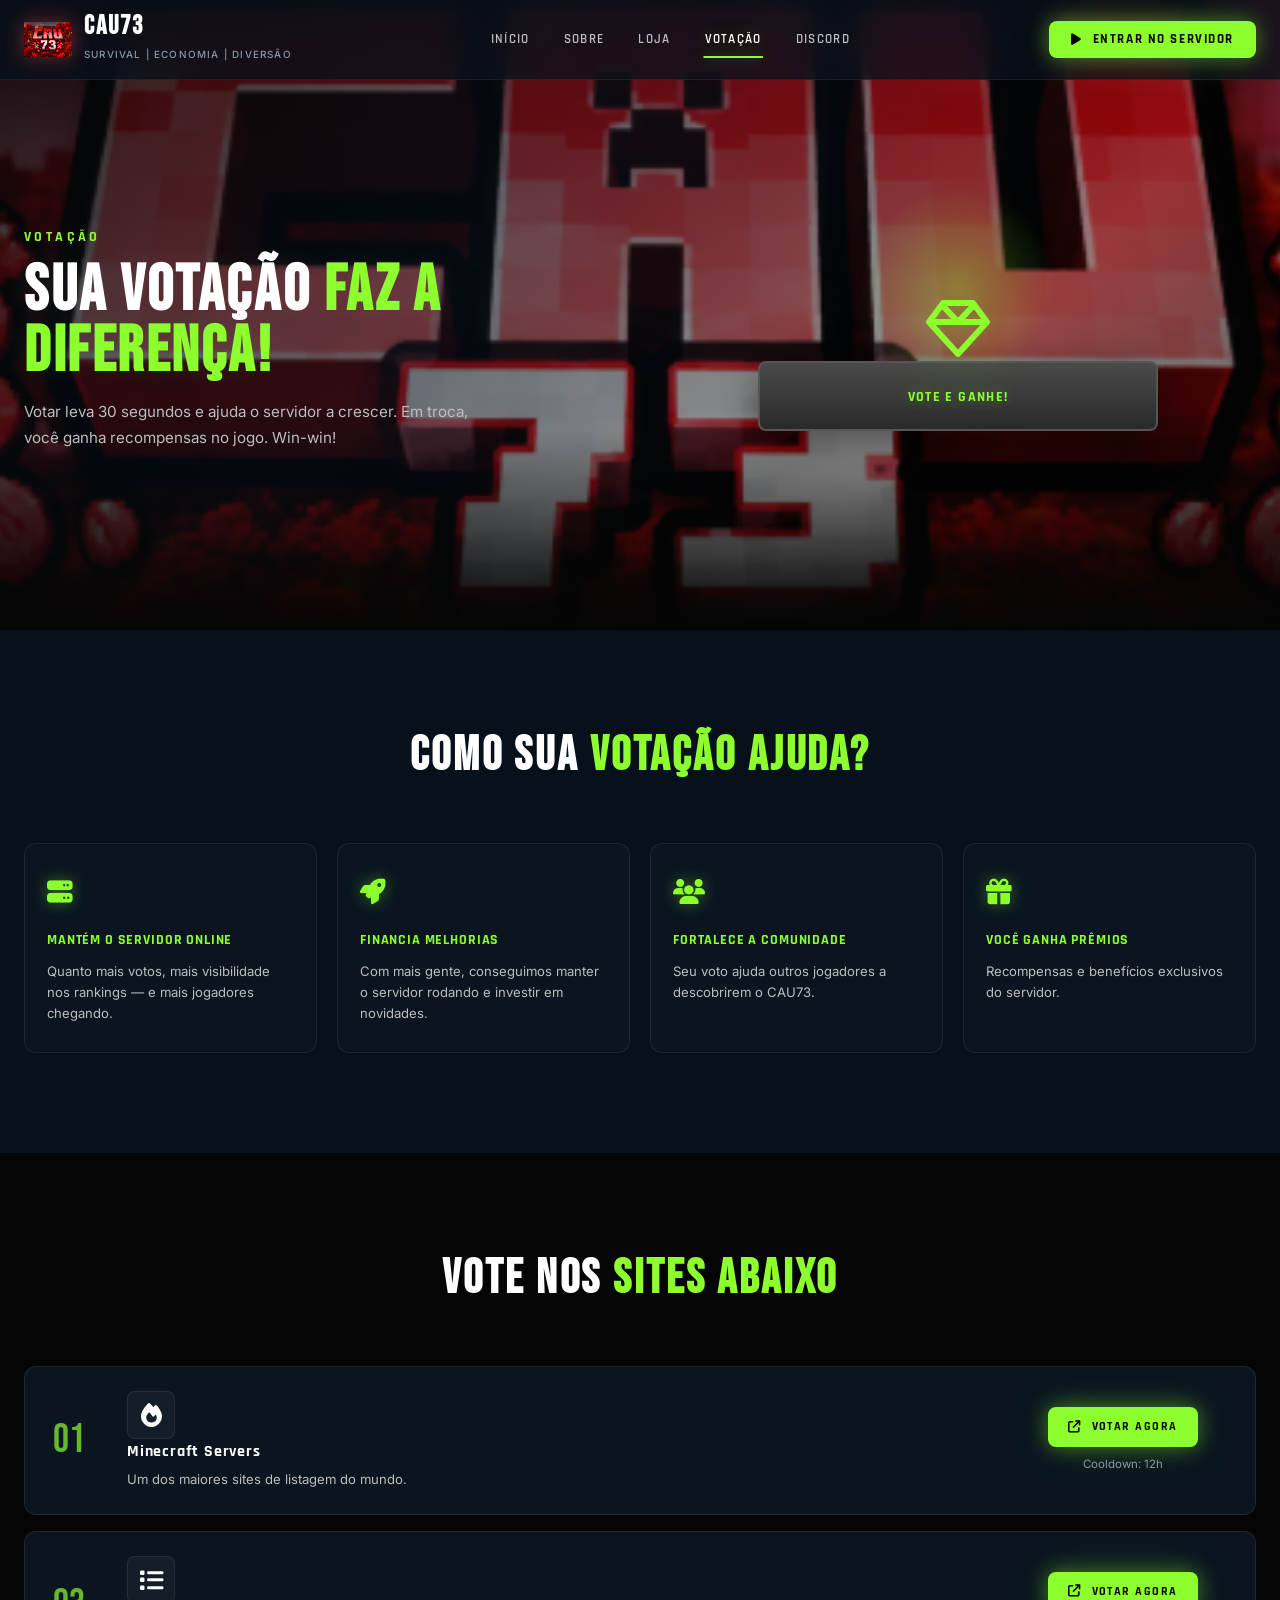
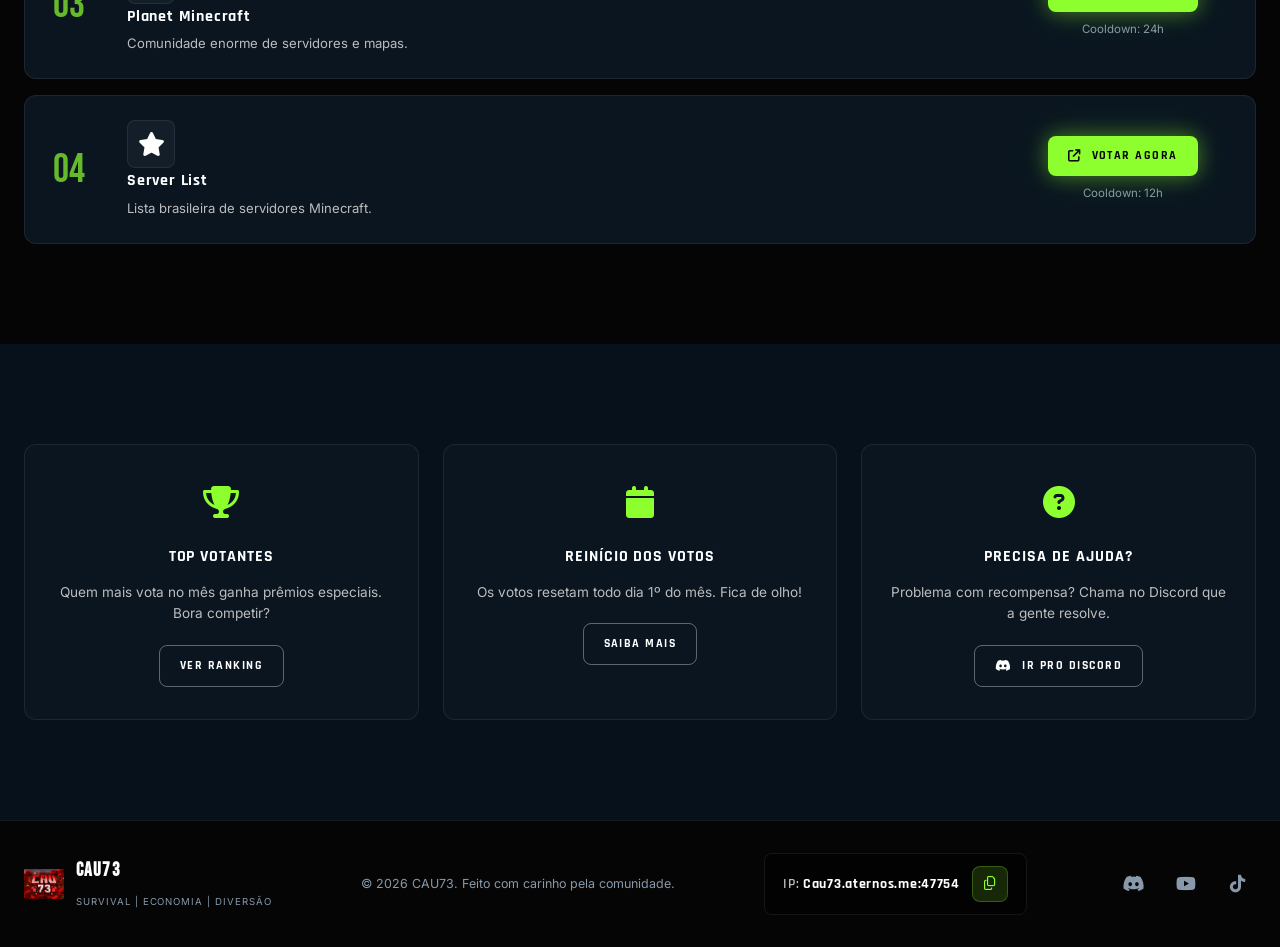
<file: site/votacao.html>
<!DOCTYPE html>
<html lang="pt-BR">
<head>
  <meta charset="UTF-8">
  <meta name="viewport" content="width=device-width, initial-scale=1.0">
  <title>Votação | CAU73</title>
  <link rel="icon" href="assets/logo.png" type="image/png">
  <link rel="stylesheet" href="https://cdnjs.cloudflare.com/ajax/libs/font-awesome/6.5.1/css/all.min.css">
  <link rel="stylesheet" href="https://unpkg.com/aos@2.3.1/dist/aos.css">
  <link rel="stylesheet" href="style.css">
</head>
<body>
  <div class="page-loader"><div class="loader-logo">CAU73</div></div>
  <div class="particles"></div>

  <nav class="navbar">
    <div class="navbar-inner">
      <a href="index.html" class="navbar-brand">
        <img src="assets/logo.png" alt="CAU73" class="brand-logo">
        <div class="brand-text"><h1>CAU73</h1><span>Survival | Economia | Diversão</span></div>
      </a>
      <div class="navbar-menu">
        <a href="index.html">Início</a>
        <a href="sobre.html">Sobre</a>
        <a href="loja.html">Loja</a>
        <a href="votacao.html" class="active">Votação</a>
        <a href="discord.html">Discord</a>
      </div>
      <div class="navbar-actions">
        <button class="btn btn-primary btn-nav" data-play><i class="fa-solid fa-play"></i> Entrar no Servidor</button>
      </div>
      <button class="hamburger" aria-label="Menu"><span></span><span></span><span></span></button>
    </div>
  </nav>

  <div class="mobile-menu">
    <a href="index.html">Início</a>
    <a href="sobre.html">Sobre</a>
    <a href="loja.html">Loja</a>
    <a href="votacao.html" class="active">Votação</a>
    <a href="discord.html">Discord</a>
  </div>

  <section class="page-hero">
    <div class="hero-bg hero-bg-banner"></div>
    <div class="hero-overlay"></div>
    <div class="hero-overlay-bottom"></div>
    <div class="page-hero-content split">
      <div data-aos="fade-right">
        <p class="section-label">Votação</p>
        <h1 class="display-title" style="font-size:clamp(2.5rem,5vw,4rem)">Sua votação <span class="text-green">faz a diferença!</span></h1>
        <p class="hero-desc">Votar leva 30 segundos e ajuda o servidor a crescer. Em troca, você ganha recompensas no jogo. Win-win!</p>
      </div>
      <div class="emerald-scene" data-aos="fade-left">
        <div class="emerald-glow"></div>
        <div class="emerald-gem"><i class="fa-regular fa-gem"></i></div>
        <div class="emerald-pedestal"><span>VOTE E GANHE!</span></div>
      </div>
    </div>
  </section>

  <section class="section-padding bg-dark-blue">
    <div class="container">
      <div class="section-header" data-aos="fade-up">
        <h2 class="section-title">Como sua <span class="text-green">votação ajuda?</span></h2>
      </div>
      <div class="vote-help-grid">
        <div class="vote-help-card" data-aos="fade-up"><div class="icon"><i class="fa-solid fa-server"></i></div><h4>Mantém o servidor online</h4><p>Quanto mais votos, mais visibilidade nos rankings — e mais jogadores chegando.</p></div>
        <div class="vote-help-card" data-aos="fade-up" data-aos-delay="100"><div class="icon"><i class="fa-solid fa-rocket"></i></div><h4>Financia melhorias</h4><p>Com mais gente, conseguimos manter o servidor rodando e investir em novidades.</p></div>
        <div class="vote-help-card" data-aos="fade-up" data-aos-delay="200"><div class="icon"><i class="fa-solid fa-users"></i></div><h4>Fortalece a comunidade</h4><p>Seu voto ajuda outros jogadores a descobrirem o CAU73.</p></div>
        <div class="vote-help-card" data-aos="fade-up" data-aos-delay="300"><div class="icon"><i class="fa-solid fa-gift"></i></div><h4>Você ganha prêmios</h4><p>Recompensas e benefícios exclusivos do servidor.</p></div>
      </div>
    </div>
  </section>

  <section class="section-padding bg-dark">
    <div class="container">
      <div class="section-header" data-aos="fade-up">
        <h2 class="section-title">Vote nos <span class="text-green">sites abaixo</span></h2>
      </div>
      <div class="vote-sites">
        <div class="vote-site-card" data-aos="fade-up">
          <div class="vote-number">01</div>
          <div class="vote-site-info"><div class="vote-site-logo"><i class="fa-solid fa-fire"></i></div><div><h4>Minecraft Servers</h4><p>Um dos maiores sites de listagem do mundo.</p></div></div>
          <div class="vote-action"><a href="https://www.minecraftiplist.com/server/cau73-42463" class="btn btn-primary btn-sm" target="_blank"><i class="fa-solid fa-external-link"></i> Votar Agora</a><p class="vote-cooldown">Cooldown: 12h</p></div>
        </div>
        <div class="vote-site-card" data-aos="fade-up">
          <div class="vote-number">03</div>
          <div class="vote-site-info"><div class="vote-site-logo"><i class="fa-solid fa-list"></i></div><div><h4>Planet Minecraft</h4><p>Comunidade enorme de servidores e mapas.</p></div></div>
          <div class="vote-action"><a href="https://www.planetminecraft.com/servers/tag/voting/" class="btn btn-primary btn-sm" target="_blank"><i class="fa-solid fa-external-link"></i> Votar Agora</a><p class="vote-cooldown">Cooldown: 24h</p></div>
        </div>
        <div class="vote-site-card" data-aos="fade-up">
          <div class="vote-number">04</div>
          <div class="vote-site-info"><div class="vote-site-logo"><i class="fa-solid fa-star"></i></div><div><h4>Server List</h4><p>Lista brasileira de servidores Minecraft.</p></div></div>
          <div class="vote-action"><a href="https://www.serverlist.net/server/cau73" class="btn btn-primary btn-sm" target="_blank"><i class="fa-solid fa-external-link"></i> Votar Agora</a><p class="vote-cooldown">Cooldown: 12h</p></div>
        </div>
      </div>
    </div>
  </section>

  <section class="section-padding bg-dark-blue">
    <div class="container">
      <div class="vote-bottom-grid">
        <div class="vote-bottom-card" data-aos="fade-up"><div class="icon"><i class="fa-solid fa-trophy"></i></div><h4>Top Votantes</h4><p>Quem mais vota no mês ganha prêmios especiais. Bora competir?</p><a href="discord.html" class="btn btn-outline btn-sm">Ver Ranking</a></div>
        <div class="vote-bottom-card" data-aos="fade-up" data-aos-delay="100"><div class="icon"><i class="fa-solid fa-calendar"></i></div><h4>Reinício dos Votos</h4><p>Os votos resetam todo dia 1º do mês. Fica de olho!</p><a href="discord.html" class="btn btn-outline btn-sm">Saiba Mais</a></div>
        <div class="vote-bottom-card" data-aos="fade-up" data-aos-delay="200"><div class="icon"><i class="fa-solid fa-circle-question"></i></div><h4>Precisa de ajuda?</h4><p>Problema com recompensa? Chama no Discord que a gente resolve.</p><a href="https://discord.gg/UkssFaRCMR" target="_blank" class="btn btn-outline btn-sm"><i class="fa-brands fa-discord"></i> Ir pro Discord</a></div>
      </div>
    </div>
  </section>

  <footer class="footer">
    <div class="container">
      <div class="footer-inner">
        <div class="footer-brand"><img src="assets/logo.png" alt="CAU73" class="brand-logo"><div><h3>CAU73</h3><span>Survival | Economia | Diversão</span></div></div>
        <p class="footer-copy">© 2026 CAU73. Feito com carinho pela comunidade.</p>
        <div class="ip-box"><span>IP: <strong class="server-address">cau73.aternos.me:47754</strong></span><button class="ip-copy"><i class="fa-regular fa-copy"></i></button></div>
        <div class="footer-social">
        <div class="footer-social">
          <a href="https://discord.gg/UkssFaRCMR" target="_blank" class="discord"><i class="fa-brands fa-discord"></i></a>
          <a href="https://www.youtube.com/@RawaRibeiro" target="_blank"><i class="fa-brands fa-youtube"></i></a>
          <a href="https://www.tiktok.com/@cau73574?_r=1&_t=ZS-96dOufr50Ou"><i class="fa-brands fa-tiktok"></i></a>
        </div>
        </div>
      </div>
    </div>
  </footer>

  <script src="https://unpkg.com/aos@2.3.1/dist/aos.js"></script>
  <script src="script.js"></script>
</body>
</html>
</file>
<file: site/style.css>
/* =============================================
   CAU73 — Design System Premium
   Minecraft Survival • Dark Fantasy • Neon
   ============================================= */

@import url('https://fonts.googleapis.com/css2?family=Bebas+Neue&family=Inter:wght@300;400;500;600;700;800&family=Rajdhani:wght@500;600;700&display=swap');

/* ── Variables ── */
:root {
  --black: #050505;
  --dark-blue: #07111b;
  --dark-card: #0a1520;
  --dark-card-hover: #0f1c2a;
  --neon-green: #8DFF2F;
  --neon-green-hover: #a8ff4f;
  --neon-green-glow: rgba(141, 255, 47, 0.4);
  --neon-green-soft: rgba(141, 255, 47, 0.15);
  --white: #ffffff;
  --gray: #bdbdbd;
  --gray-dark: #6b7280;
  --gray-muted: #8899aa;
  --border: rgba(255, 255, 255, 0.08);
  --border-green: rgba(141, 255, 47, 0.25);
  --glass: rgba(7, 17, 27, 0.75);
  --glass-light: rgba(255, 255, 255, 0.04);
  --purple: #7289da;
  --purple-neon: #9b59ff;
  --purple-glow: rgba(155, 89, 255, 0.45);
  --purple-soft: rgba(155, 89, 255, 0.12);
  --blue-kit: #4fc3f7;
  --gold-kit: #ffd54f;
  --orange-kit: #ff8c42;
  --font-display: 'Bebas Neue', sans-serif;
  --font-heading: 'Rajdhani', sans-serif;
  --font-body: 'Inter', sans-serif;
  --nav-height: 80px;
  --container: 1280px;
  --radius: 12px;
  --radius-sm: 8px;
  --radius-lg: 16px;
  --transition: 0.3s cubic-bezier(0.4, 0, 0.2, 1);
  --shadow-deep: 0 25px 60px rgba(0, 0, 0, 0.6);
  --glow-green: 0 0 20px var(--neon-green-glow), 0 0 40px rgba(141, 255, 47, 0.15);
  --glow-green-sm: 0 0 12px var(--neon-green-glow);
}

/* ── Reset ── */
*, *::before, *::after { box-sizing: border-box; margin: 0; padding: 0; }

html {
  scroll-behavior: smooth;
  font-size: 16px;
}

body {
  font-family: var(--font-body);
  background: var(--black);
  color: var(--white);
  line-height: 1.6;
  overflow-x: hidden;
  -webkit-font-smoothing: antialiased;
}

img, svg { display: block; max-width: 100%; }
a { text-decoration: none; color: inherit; transition: var(--transition); }
ul { list-style: none; }
button { cursor: pointer; border: none; background: none; font-family: inherit; }

.container {
  width: 100%;
  max-width: var(--container);
  margin: 0 auto;
  padding: 0 24px;
}

/* ── Typography ── */
.display-title {
  font-family: var(--font-display);
  font-size: clamp(4rem, 10vw, 7rem);
  line-height: 0.95;
  letter-spacing: 0.04em;
  text-transform: uppercase;
}

.section-title {
  font-family: var(--font-display);
  font-size: clamp(2rem, 4vw, 3rem);
  letter-spacing: 0.06em;
  text-transform: uppercase;
  line-height: 1.1;
}

.section-label {
  font-family: var(--font-heading);
  font-size: 0.85rem;
  font-weight: 700;
  letter-spacing: 0.25em;
  text-transform: uppercase;
  color: var(--neon-green);
  margin-bottom: 12px;
}

.section-label.purple { color: var(--purple-neon); }

.text-green { color: var(--neon-green); }
.text-purple { color: var(--purple-neon); }
.text-gray { color: var(--gray); }

/* ── Particles ── */
.particles {
  position: fixed;
  inset: 0;
  pointer-events: none;
  z-index: 0;
  overflow: hidden;
}

.particle {
  position: absolute;
  width: 3px;
  height: 3px;
  background: var(--neon-green);
  border-radius: 50%;
  opacity: 0;
  animation: float-particle 8s infinite ease-in-out;
  box-shadow: 0 0 6px var(--neon-green-glow);
}

@keyframes float-particle {
  0%, 100% { opacity: 0; transform: translateY(0) scale(0); }
  10% { opacity: 0.6; }
  50% { opacity: 0.3; transform: translateY(-120px) scale(1); }
  90% { opacity: 0; }
}

/* ── Navbar ── */
.navbar {
  position: fixed;
  top: 0;
  left: 0;
  right: 0;
  z-index: 1000;
  height: var(--nav-height);
  background: var(--glass);
  backdrop-filter: blur(20px);
  -webkit-backdrop-filter: blur(20px);
  border-bottom: 1px solid var(--border);
  transition: var(--transition);
}

.navbar.scrolled {
  background: rgba(5, 5, 5, 0.95);
  box-shadow: 0 4px 30px rgba(0, 0, 0, 0.5);
}

.navbar-inner {
  display: flex;
  align-items: center;
  justify-content: space-between;
  height: 100%;
  max-width: var(--container);
  margin: 0 auto;
  padding: 0 24px;
  gap: 20px;
}

.navbar-brand {
  display: flex;
  align-items: center;
  gap: 12px;
  flex-shrink: 0;
}

.navbar-brand img {
  width: 44px;
  height: 44px;
  filter: drop-shadow(0 0 8px var(--neon-green-glow));
}

.brand-text h1 {
  font-family: var(--font-display);
  font-size: 1.6rem;
  letter-spacing: 0.08em;
  line-height: 1;
}

.brand-text span {
  font-size: 0.62rem;
  color: var(--gray-muted);
  letter-spacing: 0.12em;
  text-transform: uppercase;
  font-weight: 500;
}

.navbar-menu {
  display: flex;
  align-items: center;
  gap: 6px;
}

.navbar-menu a {
  font-family: var(--font-heading);
  font-size: 0.82rem;
  font-weight: 600;
  letter-spacing: 0.1em;
  text-transform: uppercase;
  padding: 8px 14px;
  color: var(--gray);
  position: relative;
  transition: var(--transition);
}

.navbar-menu a::after {
  content: '';
  position: absolute;
  bottom: 0;
  left: 50%;
  transform: translateX(-50%) scaleX(0);
  width: 70%;
  height: 2px;
  background: var(--neon-green);
  box-shadow: var(--glow-green-sm);
  transition: transform 0.3s ease;
  border-radius: 2px;
}

.navbar-menu a:hover,
.navbar-menu a.active {
  color: var(--white);
  text-shadow: 0 0 20px var(--neon-green-glow);
}

.navbar-menu a:hover::after,
.navbar-menu a.active::after {
  transform: translateX(-50%) scaleX(1);
}

.navbar-menu a.active-purple { color: var(--purple-neon); text-shadow: 0 0 20px var(--purple-glow); }
.navbar-menu a.active-purple::after { background: var(--purple-neon); box-shadow: 0 0 12px var(--purple-glow); }

.navbar-actions {
  display: flex;
  flex-direction: column;
  align-items: flex-end;
  gap: 6px;
  flex-shrink: 0;
}

.status-online {
  display: flex;
  align-items: center;
  gap: 6px;
  font-size: 0.72rem;
  font-weight: 600;
  letter-spacing: 0.08em;
  color: var(--gray-muted);
  background: rgba(0, 0, 0, 0.4);
  padding: 4px 10px;
  border-radius: 20px;
  border: 1px solid var(--border);
}

.status-dot {
  width: 8px;
  height: 8px;
  background: var(--neon-green);
  border-radius: 50%;
  box-shadow: 0 0 8px var(--neon-green);
  animation: pulse-dot 2s infinite;
}

@keyframes pulse-dot {
  0%, 100% { opacity: 1; box-shadow: 0 0 8px var(--neon-green); }
  50% { opacity: 0.7; box-shadow: 0 0 16px var(--neon-green); }
}

.status-dot.offline {
  background: #ff5252;
  box-shadow: 0 0 8px rgba(255, 82, 82, 0.6);
  animation: none;
}

.status-online.is-offline { color: #ff8a80; }

/* ── Modal Compra ── */
.modal {
  position: fixed;
  inset: 0;
  z-index: 2000;
  display: flex;
  align-items: center;
  justify-content: center;
  opacity: 0;
  visibility: hidden;
  transition: opacity 0.3s ease, visibility 0.3s ease;
}

.modal.open { opacity: 1; visibility: visible; }

.modal-overlay {
  position: absolute;
  inset: 0;
  background: rgba(0, 0, 0, 0.85);
  backdrop-filter: blur(8px);
}

.modal-box {
  position: relative;
  z-index: 1;
  background: var(--dark-card);
  border: 1px solid var(--border-green);
  border-radius: var(--radius-lg);
  padding: 36px;
  max-width: 420px;
  width: 90%;
  text-align: center;
  box-shadow: var(--shadow-deep), var(--glow-green-sm);
  transform: scale(0.9);
  transition: transform 0.3s ease;
}

.modal.open .modal-box { transform: scale(1); }

.modal-close {
  position: absolute;
  top: 14px;
  right: 14px;
  width: 36px;
  height: 36px;
  display: flex;
  align-items: center;
  justify-content: center;
  color: var(--gray);
  font-size: 1.2rem;
  border-radius: 50%;
  transition: var(--transition);
}

.modal-close:hover { color: var(--white); background: rgba(255,255,255,0.08); }

.modal-box h3 {
  font-family: var(--font-heading);
  font-size: 1.3rem;
  font-weight: 700;
  letter-spacing: 0.06em;
  text-transform: uppercase;
  margin-bottom: 8px;
}

.modal-price {
  font-family: var(--font-display);
  font-size: 1.8rem;
  color: var(--neon-green);
  margin-bottom: 16px;
}

.modal-box p {
  color: var(--gray);
  font-size: 0.9rem;
  line-height: 1.6;
  margin-bottom: 20px;
}

.modal-qr {
  background: var(--black);
  border: 1px solid var(--border);
  border-radius: var(--radius);
  padding: 16px;
  margin: 0 auto 20px;
  display: inline-block;
}

.modal-qr img {
  width: 220px;
  height: 220px;
  border-radius: var(--radius-sm);
}

.modal-discord-btn {
  width: 100%;
  margin-top: 8px;
}

/* ── Toast ── */
.toast {
  position: fixed;
  bottom: 28px;
  left: 50%;
  transform: translateX(-50%) translateY(80px);
  background: var(--dark-card);
  border: 1px solid var(--border-green);
  color: var(--white);
  padding: 14px 24px;
  border-radius: var(--radius);
  font-size: 0.88rem;
  z-index: 3000;
  box-shadow: var(--shadow-deep), var(--glow-green-sm);
  opacity: 0;
  transition: transform 0.4s ease, opacity 0.4s ease;
  max-width: 90%;
  text-align: center;
}

.toast.show {
  transform: translateX(-50%) translateY(0);
  opacity: 1;
}

/* Hamburger */
.hamburger {
  display: none;
  flex-direction: column;
  gap: 5px;
  padding: 8px;
  z-index: 1001;
}

.hamburger span {
  display: block;
  width: 26px;
  height: 2px;
  background: var(--white);
  transition: var(--transition);
  border-radius: 2px;
}

.hamburger.active span:nth-child(1) { transform: rotate(45deg) translate(5px, 5px); }
.hamburger.active span:nth-child(2) { opacity: 0; }
.hamburger.active span:nth-child(3) { transform: rotate(-45deg) translate(5px, -5px); }

.mobile-menu {
  display: none;
  position: fixed;
  inset: 0;
  background: rgba(5, 5, 5, 0.97);
  backdrop-filter: blur(30px);
  z-index: 999;
  flex-direction: column;
  align-items: center;
  justify-content: center;
  gap: 8px;
  opacity: 0;
  pointer-events: none;
  transition: opacity 0.4s ease;
}

.mobile-menu.open {
  opacity: 1;
  pointer-events: all;
}

.mobile-menu a {
  font-family: var(--font-heading);
  font-size: 1.4rem;
  font-weight: 700;
  letter-spacing: 0.15em;
  text-transform: uppercase;
  padding: 12px 24px;
  color: var(--gray);
}

.mobile-menu a:hover, .mobile-menu a.active { color: var(--neon-green); }

/* ── Buttons ── */
.btn {
  display: inline-flex;
  align-items: center;
  justify-content: center;
  gap: 10px;
  font-family: var(--font-heading);
  font-size: 0.9rem;
  font-weight: 700;
  letter-spacing: 0.12em;
  text-transform: uppercase;
  padding: 14px 28px;
  border-radius: var(--radius-sm);
  transition: var(--transition);
  position: relative;
  overflow: hidden;
  white-space: nowrap;
}

.btn::before {
  content: '';
  position: absolute;
  top: 0;
  left: -100%;
  width: 100%;
  height: 100%;
  background: linear-gradient(90deg, transparent, rgba(255,255,255,0.15), transparent);
  transition: left 0.5s ease;
}

.btn:hover::before { left: 100%; }

.btn-primary {
  background: var(--neon-green);
  color: var(--black);
  box-shadow: var(--glow-green);
}

.btn-primary:hover {
  background: var(--neon-green-hover);
  transform: translateY(-2px);
  box-shadow: 0 0 30px var(--neon-green-glow), 0 8px 25px rgba(0,0,0,0.4);
}

.btn-outline {
  background: transparent;
  color: var(--white);
  border: 1.5px solid rgba(255, 255, 255, 0.35);
}

.btn-outline:hover {
  border-color: var(--neon-green);
  color: var(--neon-green);
  box-shadow: var(--glow-green-sm);
  transform: translateY(-2px);
}

.btn-purple {
  background: linear-gradient(135deg, #7c3aed, #9b59ff);
  color: var(--white);
  box-shadow: 0 0 20px var(--purple-glow);
}

.btn-purple:hover {
  transform: translateY(-2px);
  box-shadow: 0 0 35px var(--purple-glow);
}

.btn-outline-purple {
  background: transparent;
  color: var(--white);
  border: 1.5px solid rgba(255, 255, 255, 0.3);
}

.btn-outline-purple:hover {
  border-color: var(--purple-neon);
  color: var(--purple-neon);
}

.btn-sm { padding: 10px 20px; font-size: 0.78rem; }
.btn-nav { padding: 10px 22px; font-size: 0.82rem; }

.btn-kit {
  width: 100%;
  padding: 12px;
  font-size: 0.82rem;
  border-radius: var(--radius-sm);
  font-weight: 700;
  letter-spacing: 0.1em;
}

/* ── IP Box ── */
.ip-box {
  display: inline-flex;
  align-items: center;
  gap: 12px;
  background: rgba(0, 0, 0, 0.5);
  border: 1px solid var(--border);
  border-radius: var(--radius-sm);
  padding: 12px 18px;
  backdrop-filter: blur(10px);
}

.ip-box span {
  font-family: var(--font-heading);
  font-size: 0.9rem;
  font-weight: 600;
  letter-spacing: 0.05em;
  color: var(--gray);
}

.ip-box strong { color: var(--white); }

.ip-copy {
  width: 36px;
  height: 36px;
  display: flex;
  align-items: center;
  justify-content: center;
  background: var(--neon-green-soft);
  border: 1px solid var(--border-green);
  border-radius: var(--radius-sm);
  color: var(--neon-green);
  transition: var(--transition);
}

.ip-copy:hover {
  background: var(--neon-green);
  color: var(--black);
  box-shadow: var(--glow-green-sm);
}

.ip-copy.copied {
  background: var(--neon-green);
  color: var(--black);
}

/* ── Hero ── */
.hero {
  position: relative;
  min-height: 100vh;
  display: flex;
  align-items: center;
  padding-top: var(--nav-height);
  overflow: hidden;
}

.hero-bg {
  position: absolute;
  inset: 0;
  background-size: cover;
  background-position: center;
  background-repeat: no-repeat;
  z-index: 0;
}

.hero-bg-castle { background-image: url('assets/logo2.png'); }

.hero-bg-banner {
  background-image: url('assets/logo2.png');
  background-size: cover;
  background-position: center;
}

.hero-logo {
  width: min(280px, 70vw);
  height: auto;
  margin-bottom: 16px;
  filter: drop-shadow(0 0 30px rgba(255, 80, 80, 0.35));
}

.navbar-brand .brand-logo {
  width: 48px;
  height: 48px;
  object-fit: contain;
  filter: drop-shadow(0 0 10px rgba(255, 80, 80, 0.4));
}

.footer-brand .brand-logo {
  width: 40px;
  height: 40px;
  object-fit: contain;
}

.hero-overlay {
  position: absolute;
  inset: 0;
  background: linear-gradient(
    135deg,
    rgba(5, 5, 5, 0.85) 0%,
    rgba(7, 17, 27, 0.6) 40%,
    rgba(5, 5, 5, 0.4) 70%,
    rgba(5, 5, 5, 0.7) 100%
  );
  z-index: 1;
}

.hero-overlay-bottom {
  position: absolute;
  bottom: 0;
  left: 0;
  right: 0;
  height: 200px;
  background: linear-gradient(to top, var(--black), transparent);
  z-index: 2;
}

.hero-content {
  position: relative;
  z-index: 3;
  display: grid;
  grid-template-columns: 1fr 1fr;
  gap: 40px;
  align-items: center;
  width: 100%;
  max-width: var(--container);
  margin: 0 auto;
  padding: 60px 24px 80px;
}

.hero-text .display-title {
  color: var(--neon-green);
  text-shadow: 0 0 40px var(--neon-green-glow), 0 0 80px rgba(141, 255, 47, 0.2);
  margin-bottom: 8px;
}

.hero-subtitle {
  font-family: var(--font-heading);
  font-size: clamp(1.2rem, 2.5vw, 1.8rem);
  font-weight: 700;
  letter-spacing: 0.08em;
  text-transform: uppercase;
  margin-bottom: 20px;
}

.hero-desc {
  color: var(--gray);
  font-size: 0.95rem;
  max-width: 480px;
  margin-bottom: 32px;
  line-height: 1.7;
}

.hero-buttons {
  display: flex;
  flex-wrap: wrap;
  gap: 16px;
  margin-bottom: 28px;
}

.hero-visual {
  display: flex;
  justify-content: center;
  align-items: center;
  position: relative;
}

.hero-character {
  position: relative;
  width: 100%;
  max-width: 420px;
  animation: float 4s ease-in-out infinite;
  filter: drop-shadow(0 0 30px rgba(79, 195, 247, 0.4));
}

@keyframes float {
  0%, 100% { transform: translateY(0); }
  50% { transform: translateY(-18px); }
}

.hero-glow-ring {
  position: absolute;
  width: 300px;
  height: 300px;
  border-radius: 50%;
  background: radial-gradient(circle, rgba(79, 195, 247, 0.15) 0%, transparent 70%);
  top: 50%;
  left: 50%;
  transform: translate(-50%, -50%);
  animation: pulse-glow 3s ease-in-out infinite;
}

@keyframes pulse-glow {
  0%, 100% { transform: translate(-50%, -50%) scale(1); opacity: 0.6; }
  50% { transform: translate(-50%, -50%) scale(1.15); opacity: 1; }
}

/* Page hero (subpages) */
.page-hero {
  position: relative;
  min-height: 70vh;
  display: flex;
  align-items: center;
  padding-top: var(--nav-height);
  overflow: hidden;
}

.page-hero.compact { min-height: 55vh; }

.page-hero-content {
  position: relative;
  z-index: 3;
  max-width: var(--container);
  margin: 0 auto;
  padding: 80px 24px;
  width: 100%;
}

.page-hero-content.centered {
  text-align: center;
}

.page-hero-content.split {
  display: grid;
  grid-template-columns: 1fr 1fr;
  gap: 40px;
  align-items: center;
}

.page-hero .display-title {
  color: var(--white);
  text-shadow: 0 0 30px rgba(255,255,255,0.1);
  margin-bottom: 16px;
}

.page-hero .display-title .highlight { color: var(--neon-green); }

/* ── Sections ── */
section { position: relative; z-index: 1; }

.section-padding { padding: 100px 0; }

.section-header {
  text-align: center;
  margin-bottom: 60px;
}

.section-header .section-title { margin-bottom: 16px; }

.section-header p {
  color: var(--gray);
  max-width: 600px;
  margin: 0 auto;
  font-size: 0.95rem;
}

.section-divider {
  width: 60px;
  height: 3px;
  background: var(--neon-green);
  box-shadow: var(--glow-green-sm);
  margin: 16px auto 0;
  border-radius: 2px;
}

.section-divider.purple {
  background: var(--purple-neon);
  box-shadow: 0 0 12px var(--purple-glow);
}

.bg-dark { background: var(--black); }
.bg-dark-blue { background: var(--dark-blue); }

/* ── Sobre Features ── */
.sobre-grid {
  display: grid;
  grid-template-columns: 1fr 1fr;
  gap: 60px;
  align-items: center;
}

.feature-list { display: flex; flex-direction: column; gap: 28px; }

.feature-item {
  display: flex;
  gap: 20px;
  align-items: flex-start;
}

.feature-icon {
  width: 52px;
  height: 52px;
  min-width: 52px;
  display: flex;
  align-items: center;
  justify-content: center;
  background: var(--neon-green-soft);
  border: 1px solid var(--border-green);
  border-radius: 50%;
  color: var(--neon-green);
  font-size: 1.2rem;
  box-shadow: var(--glow-green-sm);
}

.feature-item h4 {
  font-family: var(--font-heading);
  font-size: 1.05rem;
  font-weight: 700;
  letter-spacing: 0.06em;
  text-transform: uppercase;
  color: var(--neon-green);
  margin-bottom: 6px;
}

.feature-item p { color: var(--gray); font-size: 0.88rem; line-height: 1.6; }

.sobre-image {
  position: relative;
  border-radius: var(--radius-lg);
  overflow: hidden;
  aspect-ratio: 4/3;
  border: 1px solid var(--border);
  box-shadow: var(--shadow-deep), 0 0 40px var(--neon-green-soft);
}

.sobre-image img { width: 100%; height: 100%; object-fit: cover; }

.sobre-image::after {
  content: '';
  position: absolute;
  inset: 0;
  background: linear-gradient(135deg, transparent 50%, rgba(141, 255, 47, 0.08));
  pointer-events: none;
}

/* ── Kit Cards ── */
.kits-grid {
  display: grid;
  grid-template-columns: repeat(5, 1fr);
  gap: 16px;
  align-items: stretch;
}

.kit-card {
  background: var(--dark-card);
  border: 1px solid var(--border);
  border-radius: var(--radius);
  padding: 24px 18px;
  display: flex;
  flex-direction: column;
  align-items: center;
  text-align: center;
  position: relative;
  transition: var(--transition);
  overflow: visible;
}

.kit-card::before {
  content: '';
  position: absolute;
  inset: -1px;
  border-radius: var(--radius);
  padding: 1px;
  background: linear-gradient(180deg, var(--kit-color, var(--neon-green)), transparent);
  -webkit-mask: linear-gradient(#fff 0 0) content-box, linear-gradient(#fff 0 0);
  mask: linear-gradient(#fff 0 0) content-box, linear-gradient(#fff 0 0);
  -webkit-mask-composite: xor;
  mask-composite: exclude;
  opacity: 0.6;
  transition: var(--transition);
}

.kit-card:hover {
  transform: translateY(-8px);
  box-shadow: 0 20px 50px rgba(0,0,0,0.5), 0 0 30px var(--kit-glow, var(--neon-green-glow));
}

.kit-card:hover::before { opacity: 1; }

.kit-card.featured {
  transform: scale(1.04);
  z-index: 2;
}

.kit-card.featured:hover { transform: scale(1.04) translateY(-8px); }

.kit-badge {
  position: absolute;
  top: -14px;
  left: 50%;
  transform: translateX(-50%);
  background: linear-gradient(135deg, #ffd54f, #ffab00);
  color: var(--black);
  font-family: var(--font-heading);
  font-size: 0.68rem;
  font-weight: 700;
  letter-spacing: 0.08em;
  padding: 6px 14px;
  border-radius: 20px;
  white-space: nowrap;
  box-shadow: 0 0 20px rgba(255, 213, 79, 0.5);
  z-index: 3;
}

.kit-name {
  font-family: var(--font-heading);
  font-size: 0.85rem;
  font-weight: 700;
  letter-spacing: 0.1em;
  text-transform: uppercase;
  margin-bottom: 16px;
  color: var(--kit-color, var(--neon-green));
}

.kit-shulker {
  width: 100px;
  height: 100px;
  margin-bottom: 20px;
  position: relative;
  filter: drop-shadow(0 0 20px var(--kit-glow, var(--neon-green-glow)));
}

.shulker-box {
  width: 100%;
  height: 100%;
  position: relative;
  transform-style: preserve-3d;
  animation: shulker-float 3s ease-in-out infinite;
}

@keyframes shulker-float {
  0%, 100% { transform: translateY(0) rotateY(-5deg); }
  50% { transform: translateY(-8px) rotateY(5deg); }
}

.shulker-body {
  width: 80px;
  height: 70px;
  margin: 15px auto 0;
  border-radius: 8px 8px 4px 4px;
  background: var(--kit-color, var(--neon-green));
  position: relative;
  box-shadow: inset 0 -8px 0 rgba(0,0,0,0.3), 0 8px 20px rgba(0,0,0,0.4);
}

.shulker-lid {
  width: 84px;
  height: 20px;
  margin: 0 auto;
  border-radius: 6px 6px 2px 2px;
  background: linear-gradient(180deg, var(--kit-color-light, #a8ff4f), var(--kit-color, var(--neon-green)));
  box-shadow: 0 2px 8px rgba(0,0,0,0.3);
}

.shulker-face {
  position: absolute;
  top: 50%;
  left: 50%;
  transform: translate(-50%, -30%);
  width: 30px;
  height: 20px;
}

.shulker-eye {
  width: 8px;
  height: 8px;
  background: #1a1a2e;
  border-radius: 50%;
  position: absolute;
  top: 4px;
}

.shulker-eye.left { left: 2px; }
.shulker-eye.right { right: 2px; }

.kit-items-title {
  font-family: var(--font-heading);
  font-size: 0.72rem;
  font-weight: 700;
  letter-spacing: 0.12em;
  text-transform: uppercase;
  color: var(--kit-color, var(--neon-green));
  margin-bottom: 12px;
  width: 100%;
  text-align: left;
}

.kit-items {
  width: 100%;
  text-align: left;
  margin-bottom: 20px;
  flex: 1;
}

.kit-items li {
  font-size: 0.78rem;
  color: var(--gray);
  padding: 4px 0;
  padding-left: 16px;
  position: relative;
  line-height: 1.5;
}

.kit-items li::before {
  content: '•';
  position: absolute;
  left: 0;
  color: var(--kit-color, var(--neon-green));
  font-weight: bold;
}

.kit-price {
  font-family: var(--font-display);
  font-size: 2rem;
  color: var(--kit-color, var(--neon-green));
  margin-bottom: 16px;
  letter-spacing: 0.02em;
}

/* Kit color themes */
.kit-green { --kit-color: #ff0000; --kit-color-light: #940000; --kit-glow: rgba(255, 0, 0, 0.445); }
.kit-blue { --kit-color: #4fc3f7; --kit-color-light: #81d4fa; --kit-glow: rgba(79, 195, 247, 0.4); }
.kit-gold { --kit-color: #ffd54f; --kit-color-light: #ffe082; --kit-glow: rgba(255, 213, 79, 0.45); }
.kit-purple { --kit-color: #b388ff; --kit-color-light: #d1c4e9; --kit-glow: rgba(179, 136, 255, 0.4); }
.kit-orange { --kit-color: #ff8c42; --kit-color-light: #ffab70; --kit-glow: rgba(255, 140, 66, 0.4); }

.btn-kit-green { background: linear-gradient(135deg, #790101, #bb0b0b); color: var(--black); }
.btn-kit-blue { background: linear-gradient(135deg, #4fc3f7, #29b6f6); color: var(--black); }
.btn-kit-gold { background: linear-gradient(135deg, #ffd54f, #ffb300); color: var(--black); }
.btn-kit-purple { background: linear-gradient(135deg, #b388ff, #7c4dff); color: var(--white); }
.btn-kit-orange { background: linear-gradient(135deg, #ff8c42, #ff6b00); color: var(--black); }

.btn-kit-green:hover, .btn-kit-blue:hover, .btn-kit-gold:hover,
.btn-kit-purple:hover, .btn-kit-orange:hover {
  transform: translateY(-2px);
  filter: brightness(1.1);
}

/* ── Trust Bar ── */
.trust-bar {
  display: grid;
  grid-template-columns: repeat(4, 1fr);
  gap: 24px;
  padding: 50px 0;
  border-top: 1px solid var(--border);
  border-bottom: 1px solid var(--border);
}

.trust-item {
  display: flex;
  gap: 16px;
  align-items: flex-start;
}

.trust-icon {
  width: 44px;
  height: 44px;
  min-width: 44px;
  display: flex;
  align-items: center;
  justify-content: center;
  color: var(--neon-green);
  font-size: 1.3rem;
  filter: drop-shadow(0 0 8px var(--neon-green-glow));
}

.trust-item h4 {
  font-family: var(--font-heading);
  font-size: 0.85rem;
  font-weight: 700;
  letter-spacing: 0.08em;
  text-transform: uppercase;
  margin-bottom: 6px;
}

.trust-item p { font-size: 0.8rem; color: var(--gray); line-height: 1.5; }

/* ── Features Bar ── */
.features-bar {
  display: grid;
  grid-template-columns: repeat(4, 1fr);
  gap: 20px;
  padding: 60px 0;
}

.feature-bar-card {
  background: var(--dark-card);
  border: 1px solid var(--border);
  border-radius: var(--radius);
  padding: 28px 20px;
  text-align: center;
  transition: var(--transition);
}

.feature-bar-card:hover {
  border-color: var(--border-green);
  box-shadow: 0 0 25px var(--neon-green-soft);
  transform: translateY(-4px);
}

.feature-bar-icon {
  font-size: 1.8rem;
  margin-bottom: 16px;
  filter: drop-shadow(0 0 10px var(--neon-green-glow));
}

.feature-bar-card h4 {
  font-family: var(--font-heading);
  font-size: 0.9rem;
  font-weight: 700;
  letter-spacing: 0.06em;
  text-transform: uppercase;
  margin-bottom: 8px;
}

.feature-bar-card p { font-size: 0.82rem; color: var(--gray); }

.icon-green { color: var(--neon-green); }
.icon-cyan { color: #4fc3f7; }
.icon-mint { color: #69f0ae; }
.icon-purple { color: var(--purple-neon); }

/* ── Pilares ── */
.pilares-grid {
  display: grid;
  grid-template-columns: repeat(5, 1fr);
  gap: 20px;
}

.pilar-card {
  background: var(--glass-light);
  border: 1px solid var(--border);
  border-radius: var(--radius);
  padding: 32px 20px;
  text-align: center;
  transition: var(--transition);
  backdrop-filter: blur(10px);
}

.pilar-card:hover {
  transform: translateY(-6px);
  box-shadow: 0 15px 40px rgba(0,0,0,0.4);
}

.pilar-icon {
  width: 64px;
  height: 64px;
  margin: 0 auto 20px;
  display: flex;
  align-items: center;
  justify-content: center;
  font-size: 1.6rem;
  border-radius: 50%;
  background: rgba(255,255,255,0.03);
  border: 1px solid var(--border);
}

.pilar-card h4 {
  font-family: var(--font-heading);
  font-size: 0.95rem;
  font-weight: 700;
  letter-spacing: 0.08em;
  text-transform: uppercase;
  margin-bottom: 12px;
}

.pilar-card p { font-size: 0.82rem; color: var(--gray); line-height: 1.6; }

.pilar-green .pilar-icon { color: var(--neon-green); box-shadow: 0 0 20px var(--neon-green-soft); border-color: var(--border-green); }
.pilar-green h4 { color: var(--neon-green); }
.pilar-blue .pilar-icon { color: #4fc3f7; box-shadow: 0 0 20px rgba(79,195,247,0.15); }
.pilar-blue h4 { color: #4fc3f7; }
.pilar-gold .pilar-icon { color: #ffd54f; box-shadow: 0 0 20px rgba(255,213,79,0.15); }
.pilar-gold h4 { color: #ffd54f; }
.pilar-purple .pilar-icon { color: #b388ff; box-shadow: 0 0 20px rgba(179,136,255,0.15); }
.pilar-purple h4 { color: #b388ff; }
.pilar-red .pilar-icon { color: #ff5252; box-shadow: 0 0 20px rgba(255,82,82,0.15); }
.pilar-red h4 { color: #ff5252; }

/* ── Statistics ── */
.stats-grid {
  display: grid;
  grid-template-columns: repeat(5, 1fr);
  gap: 0;
  position: relative;
}

.stat-item {
  text-align: center;
  padding: 30px 20px;
  position: relative;
}

.stat-item:not(:last-child)::after {
  content: '';
  position: absolute;
  right: 0;
  top: 25%;
  height: 50%;
  width: 1px;
  background: linear-gradient(to bottom, transparent, var(--border), transparent);
}

.stat-icon {
  font-size: 1.5rem;
  margin-bottom: 12px;
}

.stat-number {
  font-family: var(--font-display);
  font-size: 2.8rem;
  line-height: 1;
  margin-bottom: 8px;
  letter-spacing: 0.02em;
}

.stat-label {
  font-family: var(--font-heading);
  font-size: 0.78rem;
  font-weight: 600;
  letter-spacing: 0.1em;
  text-transform: uppercase;
  color: var(--gray);
}

.stat-green .stat-icon,
.stat-green .stat-number { color: var(--neon-green); }
.stat-blue .stat-icon,
.stat-blue .stat-number { color: #4fc3f7; }
.stat-gold .stat-icon,
.stat-gold .stat-number { color: #ffd54f; }
.stat-purple .stat-icon,
.stat-purple .stat-number { color: #b388ff; }
.stat-red .stat-icon,
.stat-red .stat-number { color: #ff5252; }

/* ── History Section ── */
.history-grid {
  display: grid;
  grid-template-columns: 1fr 1fr;
  gap: 60px;
  align-items: center;
}

.history-text p {
  color: var(--gray);
  font-size: 0.92rem;
  line-height: 1.8;
  margin-bottom: 16px;
}

.history-highlight {
  display: flex;
  align-items: center;
  gap: 10px;
  margin-top: 24px;
  padding: 16px 20px;
  background: var(--neon-green-soft);
  border: 1px solid var(--border-green);
  border-radius: var(--radius-sm);
  font-size: 0.88rem;
  color: var(--neon-green);
}

.history-highlight i { font-size: 1.2rem; }

.history-image {
  border-radius: var(--radius-lg);
  overflow: hidden;
  aspect-ratio: 16/10;
  border: 1px solid var(--border);
  box-shadow: var(--shadow-deep);
}

.forest-scene {
  width: 100%;
  height: 100%;
  background: linear-gradient(180deg, #0a1a0a 0%, #0d2818 50%, #051005 100%);
  position: relative;
  display: flex;
  align-items: center;
  justify-content: center;
}

.forest-scene .sign {
  background: #5c3d2e;
  padding: 12px 30px;
  border: 3px solid #3d2817;
  font-family: var(--font-display);
  font-size: 2rem;
  letter-spacing: 0.1em;
  color: var(--neon-green);
  text-shadow: 0 0 20px var(--neon-green-glow);
  box-shadow: 0 8px 30px rgba(0,0,0,0.5);
}

/* ── Call to Action ── */
.cta-section {
  position: relative;
  overflow: hidden;
  padding: 100px 0;
}

.cta-bg {
  position: absolute;
  inset: 0;
  background: linear-gradient(135deg, #051005 0%, #0a1520 50%, #050505 100%);
  z-index: 0;
}

.cta-particles {
  position: absolute;
  inset: 0;
  z-index: 1;
  pointer-events: none;
}

.cta-particle {
  position: absolute;
  width: 4px;
  height: 4px;
  background: var(--neon-green);
  border-radius: 50%;
  opacity: 0.4;
  animation: cta-float 6s infinite ease-in-out;
  box-shadow: 0 0 8px var(--neon-green-glow);
}

@keyframes cta-float {
  0%, 100% { transform: translateY(0); opacity: 0.2; }
  50% { transform: translateY(-40px); opacity: 0.6; }
}

.cta-grid {
  position: relative;
  z-index: 2;
  display: grid;
  grid-template-columns: 1fr 1fr;
  gap: 60px;
  align-items: center;
}

.cta-character {
  max-width: 380px;
  margin: 0 auto;
  animation: float 4s ease-in-out infinite;
  filter: drop-shadow(0 0 25px rgba(79, 195, 247, 0.35));
}

.cta-text .section-title { margin-bottom: 16px; }
.cta-text p { color: var(--gray); margin-bottom: 32px; font-size: 0.95rem; }
.cta-buttons { display: flex; flex-wrap: wrap; gap: 16px; }

/* ── Voting Page ── */
.vote-help-grid {
  display: grid;
  grid-template-columns: repeat(4, 1fr);
  gap: 20px;
}

.vote-help-card {
  background: var(--dark-card);
  border: 1px solid var(--border);
  border-radius: var(--radius);
  padding: 28px 22px;
  transition: var(--transition);
}

.vote-help-card:hover {
  border-color: var(--border-green);
  box-shadow: 0 0 25px var(--neon-green-soft);
}

.vote-help-card .icon {
  font-size: 1.6rem;
  color: var(--neon-green);
  margin-bottom: 16px;
  filter: drop-shadow(0 0 8px var(--neon-green-glow));
}

.vote-help-card h4 {
  font-family: var(--font-heading);
  font-size: 0.88rem;
  font-weight: 700;
  letter-spacing: 0.06em;
  text-transform: uppercase;
  color: var(--neon-green);
  margin-bottom: 10px;
}

.vote-help-card p { font-size: 0.82rem; color: var(--gray); line-height: 1.6; }

.vote-sites { display: flex; flex-direction: column; gap: 16px; }

.vote-site-card {
  display: grid;
  grid-template-columns: auto 1fr auto auto;
  gap: 24px;
  align-items: center;
  background: var(--dark-card);
  border: 1px solid var(--border);
  border-radius: var(--radius);
  padding: 24px 28px;
  transition: var(--transition);
}

.vote-site-card:hover {
  border-color: var(--border-green);
  box-shadow: 0 0 30px var(--neon-green-soft);
  transform: translateX(4px);
}

.vote-number {
  font-family: var(--font-display);
  font-size: 2.5rem;
  color: var(--neon-green);
  opacity: 0.7;
  line-height: 1;
  min-width: 50px;
}

.vote-site-info h4 {
  font-family: var(--font-heading);
  font-size: 1rem;
  font-weight: 700;
  letter-spacing: 0.05em;
  margin-bottom: 4px;
}

.vote-site-info p { font-size: 0.82rem; color: var(--gray); }

.vote-site-logo {
  width: 48px;
  height: 48px;
  display: flex;
  align-items: center;
  justify-content: center;
  font-size: 1.5rem;
  background: var(--glass-light);
  border-radius: var(--radius-sm);
  border: 1px solid var(--border);
}

.vote-rewards {
  text-align: center;
  min-width: 200px;
}

.vote-rewards-label {
  font-family: var(--font-heading);
  font-size: 0.72rem;
  font-weight: 700;
  letter-spacing: 0.12em;
  color: var(--neon-green);
  margin-bottom: 10px;
}

.vote-reward-items {
  display: flex;
  gap: 16px;
  justify-content: center;
  flex-wrap: wrap;
}

.vote-reward-item {
  display: flex;
  flex-direction: column;
  align-items: center;
  gap: 4px;
  font-size: 0.72rem;
  color: var(--gray);
}

.vote-reward-item i { font-size: 1.2rem; color: var(--neon-green); }

.vote-action { text-align: center; min-width: 160px; }

.vote-cooldown {
  font-size: 0.72rem;
  color: var(--gray-muted);
  margin-top: 8px;
}

.vote-bottom-grid {
  display: grid;
  grid-template-columns: repeat(3, 1fr);
  gap: 24px;
}

.vote-bottom-card {
  background: var(--dark-card);
  border: 1px solid var(--border);
  border-radius: var(--radius);
  padding: 32px 28px;
  text-align: center;
  transition: var(--transition);
}

.vote-bottom-card:hover { border-color: var(--border-green); }

.vote-bottom-card .icon {
  font-size: 2rem;
  color: var(--neon-green);
  margin-bottom: 16px;
}

.vote-bottom-card h4 {
  font-family: var(--font-heading);
  font-size: 1rem;
  font-weight: 700;
  letter-spacing: 0.06em;
  text-transform: uppercase;
  margin-bottom: 12px;
}

.vote-bottom-card p { font-size: 0.85rem; color: var(--gray); margin-bottom: 20px; line-height: 1.6; }

/* Emerald hero visual */
.emerald-scene {
  position: relative;
  width: 100%;
  max-width: 400px;
  margin: 0 auto;
  animation: float 4s ease-in-out infinite;
}

.emerald-pedestal {
  background: linear-gradient(180deg, #4a4a4a, #2a2a2a);
  border-radius: 8px;
  padding: 20px 30px;
  text-align: center;
  border: 2px solid #555;
  box-shadow: 0 10px 40px rgba(0,0,0,0.5);
  margin-top: -20px;
  position: relative;
  z-index: 2;
}

.emerald-pedestal span {
  font-family: var(--font-heading);
  font-size: 0.85rem;
  font-weight: 700;
  letter-spacing: 0.1em;
  color: var(--neon-green);
  text-shadow: 0 0 15px var(--neon-green-glow);
}

.emerald-glow {
  position: absolute;
  bottom: 30%;
  left: 50%;
  transform: translateX(-50%);
  width: 200px;
  height: 200px;
  background: radial-gradient(circle, rgba(141,255,47,0.3) 0%, transparent 70%);
  animation: pulse-glow 2s ease-in-out infinite;
}

.emerald-gem {
  font-size: 4rem;
  color: var(--neon-green);
  filter: drop-shadow(0 0 30px var(--neon-green-glow));
  text-align: center;
  position: relative;
  z-index: 3;
}

/* ── Discord Page ── */
.discord-hero .hero-overlay {
  background: linear-gradient(135deg, rgba(5,5,5,0.9) 0%, rgba(30,10,50,0.6) 50%, rgba(5,5,5,0.7) 100%);
}

.discord-bg {
  background: linear-gradient(180deg, #0a0515 0%, #150a25 40%, #050505 100%);
}

.discord-features-grid {
  display: grid;
  grid-template-columns: repeat(5, 1fr);
  gap: 16px;
}

.discord-feature-card {
  background: var(--dark-card);
  border: 1px solid var(--border);
  border-radius: var(--radius);
  padding: 28px 18px;
  text-align: center;
  transition: var(--transition);
}

.discord-feature-card:hover {
  border-color: rgba(155, 89, 255, 0.3);
  box-shadow: 0 0 25px var(--purple-soft);
  transform: translateY(-4px);
}

.discord-feature-card .icon {
  font-size: 1.5rem;
  color: var(--purple-neon);
  margin-bottom: 14px;
  filter: drop-shadow(0 0 10px var(--purple-glow));
}

.discord-feature-card h4 {
  font-family: var(--font-heading);
  font-size: 0.82rem;
  font-weight: 700;
  letter-spacing: 0.06em;
  text-transform: uppercase;
  color: var(--purple-neon);
  margin-bottom: 10px;
}

.discord-feature-card p { font-size: 0.78rem; color: var(--gray); line-height: 1.5; }

.steps-grid {
  display: grid;
  grid-template-columns: repeat(4, 1fr);
  gap: 16px;
  align-items: center;
}

.step-card {
  background: var(--dark-card);
  border: 1px solid var(--border);
  border-radius: var(--radius);
  padding: 28px 20px;
  text-align: center;
  position: relative;
  transition: var(--transition);
}

.step-card:hover {
  border-color: rgba(155, 89, 255, 0.3);
  box-shadow: 0 0 20px var(--purple-soft);
}

.step-number {
  width: 32px;
  height: 32px;
  background: var(--purple-soft);
  border: 1px solid rgba(155, 89, 255, 0.4);
  border-radius: 50%;
  display: flex;
  align-items: center;
  justify-content: center;
  font-family: var(--font-heading);
  font-weight: 700;
  font-size: 0.85rem;
  color: var(--purple-neon);
  margin: 0 auto 16px;
}

.step-icon {
  font-size: 1.8rem;
  color: var(--purple-neon);
  margin-bottom: 14px;
}

.step-card h4 {
  font-family: var(--font-heading);
  font-size: 0.88rem;
  font-weight: 700;
  letter-spacing: 0.06em;
  text-transform: uppercase;
  color: var(--purple-neon);
  margin-bottom: 8px;
}

.step-card p { font-size: 0.78rem; color: var(--gray); }

.step-arrow {
  display: flex;
  align-items: center;
  justify-content: center;
  color: var(--purple-neon);
  font-size: 1.2rem;
  opacity: 0.5;
}

/* Discord Mockup */
.discord-mockup {
  background: #1a1a2e;
  border: 1px solid var(--border);
  border-radius: var(--radius-lg);
  overflow: hidden;
  box-shadow: var(--shadow-deep), 0 0 40px var(--purple-soft);
}

.discord-mockup-inner {
  display: grid;
  grid-template-columns: 220px 1fr 260px;
  min-height: 480px;
}

.discord-sidebar {
  background: #12121f;
  padding: 16px 0;
  border-right: 1px solid var(--border);
}

.discord-server-name {
  font-family: var(--font-heading);
  font-size: 0.85rem;
  font-weight: 700;
  padding: 8px 16px 16px;
  border-bottom: 1px solid var(--border);
  margin-bottom: 12px;
  display: flex;
  align-items: center;
  gap: 8px;
}

.discord-server-name img { width: 28px; height: 28px; }

.discord-category {
  font-size: 0.65rem;
  font-weight: 700;
  letter-spacing: 0.1em;
  text-transform: uppercase;
  color: var(--gray-muted);
  padding: 8px 16px 4px;
}

.discord-channel {
  display: flex;
  align-items: center;
  gap: 8px;
  padding: 6px 16px;
  font-size: 0.78rem;
  color: var(--gray);
  transition: var(--transition);
  cursor: pointer;
}

.discord-channel:hover,
.discord-channel.active {
  background: rgba(155, 89, 255, 0.1);
  color: var(--white);
}

.discord-channel.active { color: var(--purple-neon); }

.discord-channel i { font-size: 0.7rem; opacity: 0.6; }

.discord-main {
  padding: 24px;
  background: #161625;
}

.discord-main h3 {
  font-family: var(--font-heading);
  font-size: 1rem;
  font-weight: 700;
  letter-spacing: 0.06em;
  text-transform: uppercase;
  margin-bottom: 20px;
  color: var(--purple-neon);
}

.discord-channel-list { display: flex; flex-direction: column; gap: 12px; }

.discord-channel-item {
  display: flex;
  align-items: flex-start;
  gap: 14px;
  padding: 14px 16px;
  background: rgba(255,255,255,0.02);
  border: 1px solid var(--border);
  border-radius: var(--radius-sm);
  transition: var(--transition);
}

.discord-channel-item:hover {
  border-color: rgba(155, 89, 255, 0.2);
  background: rgba(155, 89, 255, 0.05);
}

.discord-channel-item .ch-icon {
  color: var(--purple-neon);
  font-size: 1rem;
  margin-top: 2px;
}

.discord-channel-item h5 {
  font-size: 0.85rem;
  font-weight: 600;
  margin-bottom: 4px;
}

.discord-channel-item p { font-size: 0.75rem; color: var(--gray); }

.discord-mockup-cta {
  margin-top: 20px;
}

.discord-stats-panel {
  background: #12121f;
  border-left: 1px solid var(--border);
  padding: 20px;
  display: flex;
  flex-direction: column;
  gap: 20px;
}

.discord-stat-card {
  background: rgba(255,255,255,0.03);
  border: 1px solid var(--border);
  border-radius: var(--radius-sm);
  padding: 20px;
  text-align: center;
}

.discord-stat-card .discord-logo {
  font-size: 2rem;
  color: var(--purple-neon);
  margin-bottom: 16px;
}

.discord-stat-row {
  display: flex;
  justify-content: space-between;
  padding: 8px 0;
  border-bottom: 1px solid var(--border);
  font-size: 0.78rem;
}

.discord-stat-row:last-child { border-bottom: none; }

.discord-stat-row span { color: var(--gray); }
.discord-stat-row strong { font-weight: 700; }
.discord-stat-row strong.online { color: var(--neon-green); }

.discord-quote {
  background: var(--purple-soft);
  border: 1px solid rgba(155, 89, 255, 0.2);
  border-radius: var(--radius-sm);
  padding: 20px;
  position: relative;
}

.discord-quote .quote-mark {
  font-size: 2rem;
  color: var(--purple-neon);
  line-height: 1;
  margin-bottom: 8px;
  opacity: 0.6;
}

.discord-quote p {
  font-size: 0.82rem;
  color: var(--gray);
  font-style: italic;
  line-height: 1.6;
}

.discord-quote .heart {
  color: var(--purple-neon);
  margin-top: 10px;
  font-size: 0.9rem;
}

.members-status {
  display: flex;
  align-items: center;
  gap: 8px;
  font-size: 0.85rem;
  color: var(--gray);
  margin-top: 16px;
}

.members-status strong { color: var(--neon-green); }

/* Diamond character SVG container */
.minecraft-character {
  width: 100%;
  max-width: 350px;
}

/* ── Footer ── */
.footer {
  background: var(--black);
  border-top: 1px solid var(--border);
  padding: 32px 0;
  position: relative;
  z-index: 10;
}

.footer-inner {
  display: flex;
  align-items: center;
  justify-content: space-between;
  gap: 24px;
  flex-wrap: wrap;
}

.footer-brand {
  display: flex;
  align-items: center;
  gap: 12px;
}

.footer-brand img { width: 36px; height: 36px; }

.footer-brand h3 {
  font-family: var(--font-display);
  font-size: 1.2rem;
  letter-spacing: 0.06em;
}

.footer-brand span {
  font-size: 0.6rem;
  color: var(--gray-muted);
  letter-spacing: 0.1em;
  text-transform: uppercase;
}

.footer-copy {
  font-size: 0.78rem;
  color: var(--gray-muted);
  text-align: center;
}

.footer-social {
  display: flex;
  gap: 16px;
}

.footer-social a {
  width: 36px;
  height: 36px;
  display: flex;
  align-items: center;
  justify-content: center;
  color: var(--gray-muted);
  font-size: 1.1rem;
  border-radius: 50%;
  transition: var(--transition);
}

.footer-social a:hover {
  color: var(--neon-green);
  text-shadow: 0 0 15px var(--neon-green-glow);
  transform: translateY(-2px);
}

.footer-social a.discord:hover { color: var(--purple-neon); text-shadow: 0 0 15px var(--purple-glow); }

/* ── AOS overrides ── */
[data-aos] { pointer-events: auto; }

/* ── Loading ── */
.page-loader {
  position: fixed;
  inset: 0;
  background: var(--black);
  z-index: 9999;
  display: flex;
  align-items: center;
  justify-content: center;
  transition: opacity 0.5s ease, visibility 0.5s ease;
}

.page-loader.hidden {
  opacity: 0;
  visibility: hidden;
  pointer-events: none;
}

.loader-logo {
  font-family: var(--font-display);
  font-size: 3rem;
  color: var(--neon-green);
  animation: loader-pulse 1.5s ease-in-out infinite;
  text-shadow: var(--glow-green);
}

@keyframes loader-pulse {
  0%, 100% { opacity: 0.5; transform: scale(0.95); }
  50% { opacity: 1; transform: scale(1.05); }
}

/* ── Responsive ── */
@media (max-width: 1200px) {
  .kits-grid { grid-template-columns: repeat(3, 1fr); }
  .pilares-grid { grid-template-columns: repeat(3, 1fr); }
  .stats-grid { grid-template-columns: repeat(3, 1fr); }
  .stat-item:nth-child(3)::after { display: none; }
  .discord-features-grid { grid-template-columns: repeat(3, 1fr); }
  .discord-mockup-inner { grid-template-columns: 180px 1fr 220px; }
}

@media (max-width: 992px) {
  .navbar-menu, .navbar-actions .btn-nav { display: none; }
  .navbar-actions .status-online { display: none; }
  .hamburger { display: flex; }
  .mobile-menu { display: flex; }

  .hero-content,
  .page-hero-content.split,
  .sobre-grid,
  .history-grid,
  .cta-grid { grid-template-columns: 1fr; text-align: center; }

  .hero-visual { order: -1; }
  .hero-desc { margin: 0 auto 32px; }
  .hero-buttons { justify-content: center; }
  .feature-list { text-align: left; }

  .kits-grid { grid-template-columns: repeat(2, 1fr); }
  .kit-card.featured { transform: none; }

  .trust-bar,
  .features-bar,
  .vote-help-grid,
  .vote-bottom-grid,
  .steps-grid { grid-template-columns: repeat(2, 1fr); }

  .step-arrow { display: none; }

  .vote-site-card {
    grid-template-columns: 1fr;
    text-align: center;
    gap: 16px;
  }

  .discord-mockup-inner { grid-template-columns: 1fr; }
  .discord-sidebar, .discord-stats-panel { display: none; }

  .pilares-grid { grid-template-columns: repeat(2, 1fr); }
  .stats-grid { grid-template-columns: repeat(2, 1fr); }
  .stat-item::after { display: none !important; }

  .discord-features-grid { grid-template-columns: repeat(2, 1fr); }
}

@media (max-width: 576px) {
  .kits-grid,
  .trust-bar,
  .features-bar,
  .vote-help-grid,
  .vote-bottom-grid,
  .pilares-grid,
  .stats-grid,
  .discord-features-grid,
  .steps-grid { grid-template-columns: 1fr; }

  .display-title { font-size: 3rem; }
  .footer-inner { flex-direction: column; text-align: center; }
  .footer-social { justify-content: center; }

  .btn { padding: 12px 20px; font-size: 0.82rem; }
}

.kit-image-container {
  display: flex;
  justify-content: center;
  align-items: center;
  margin: 20px 0;
  height: 120px; /* Altere essa altura máxima como preferir */
}

.kit-icon {
  max-width: 100%;
  max-height: 100%;
  object-fit: contain; /* Garante que a logo não distorça */
}
</file>
